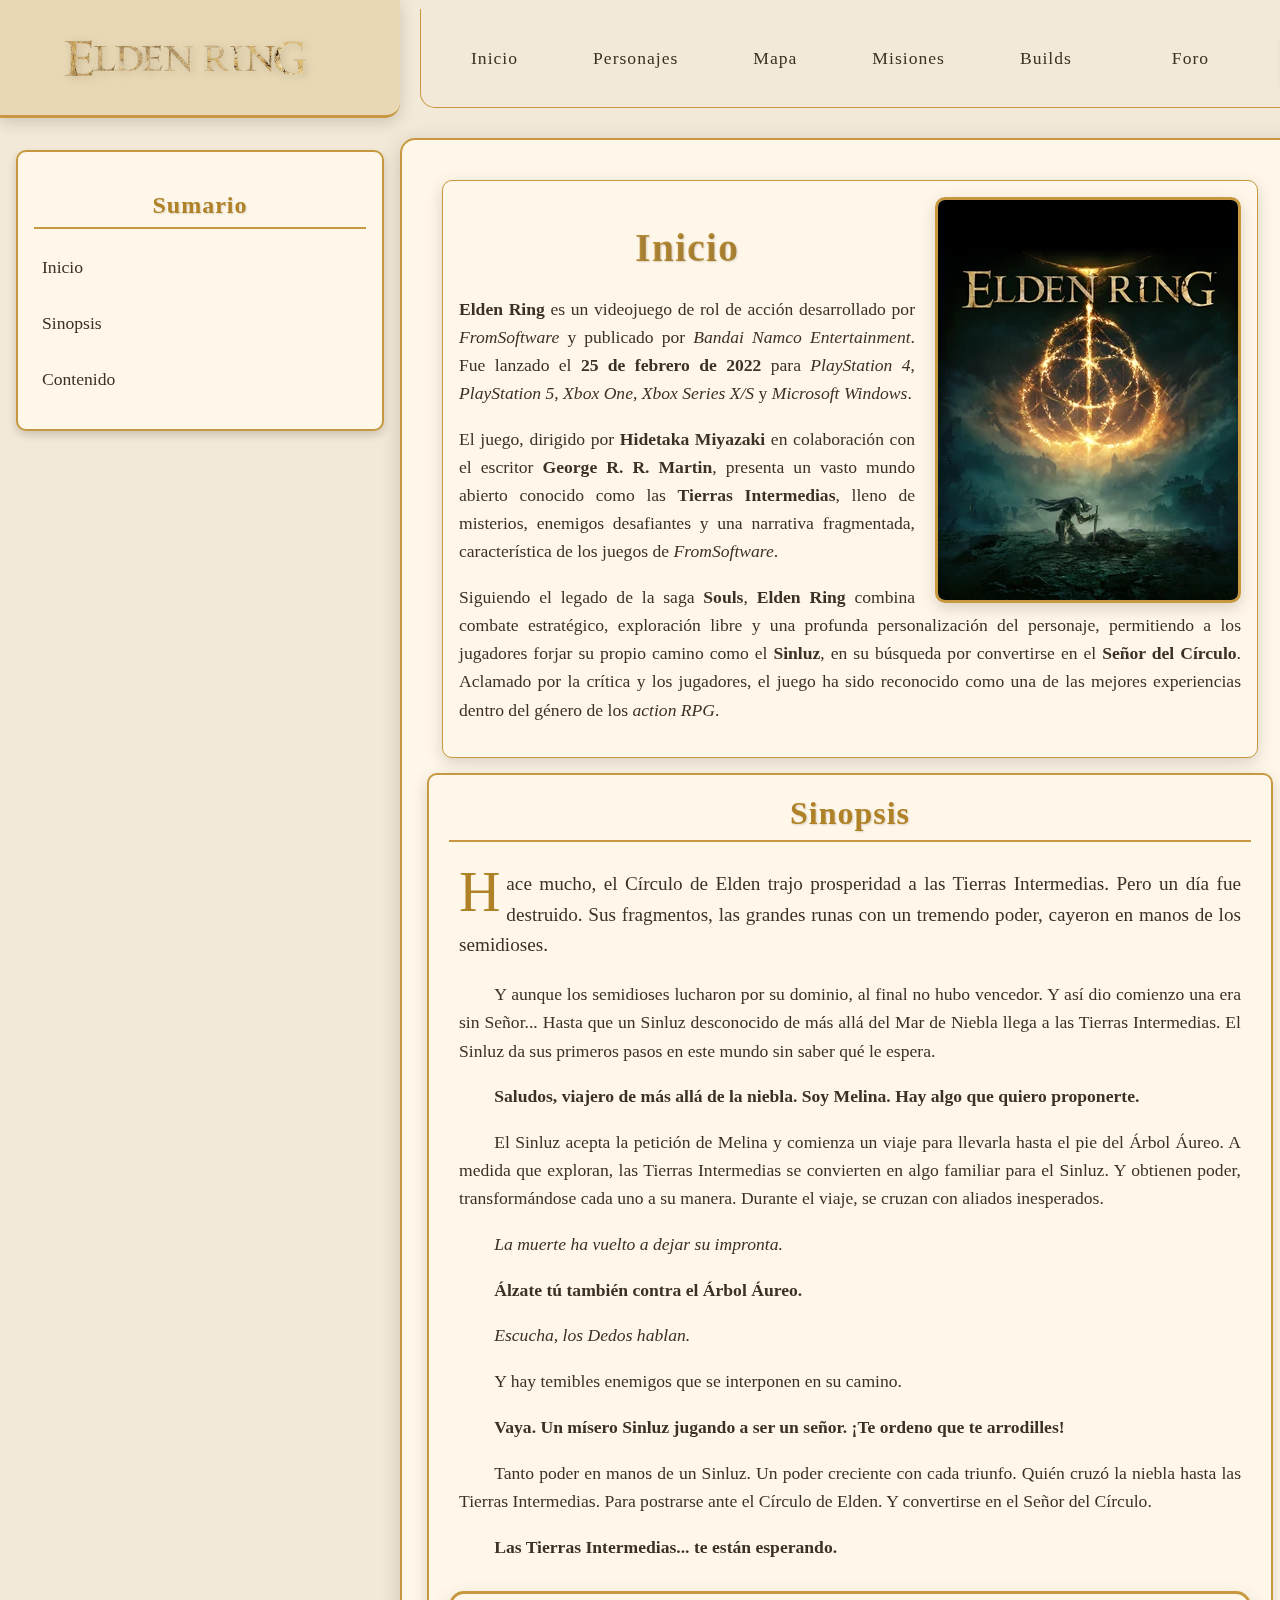
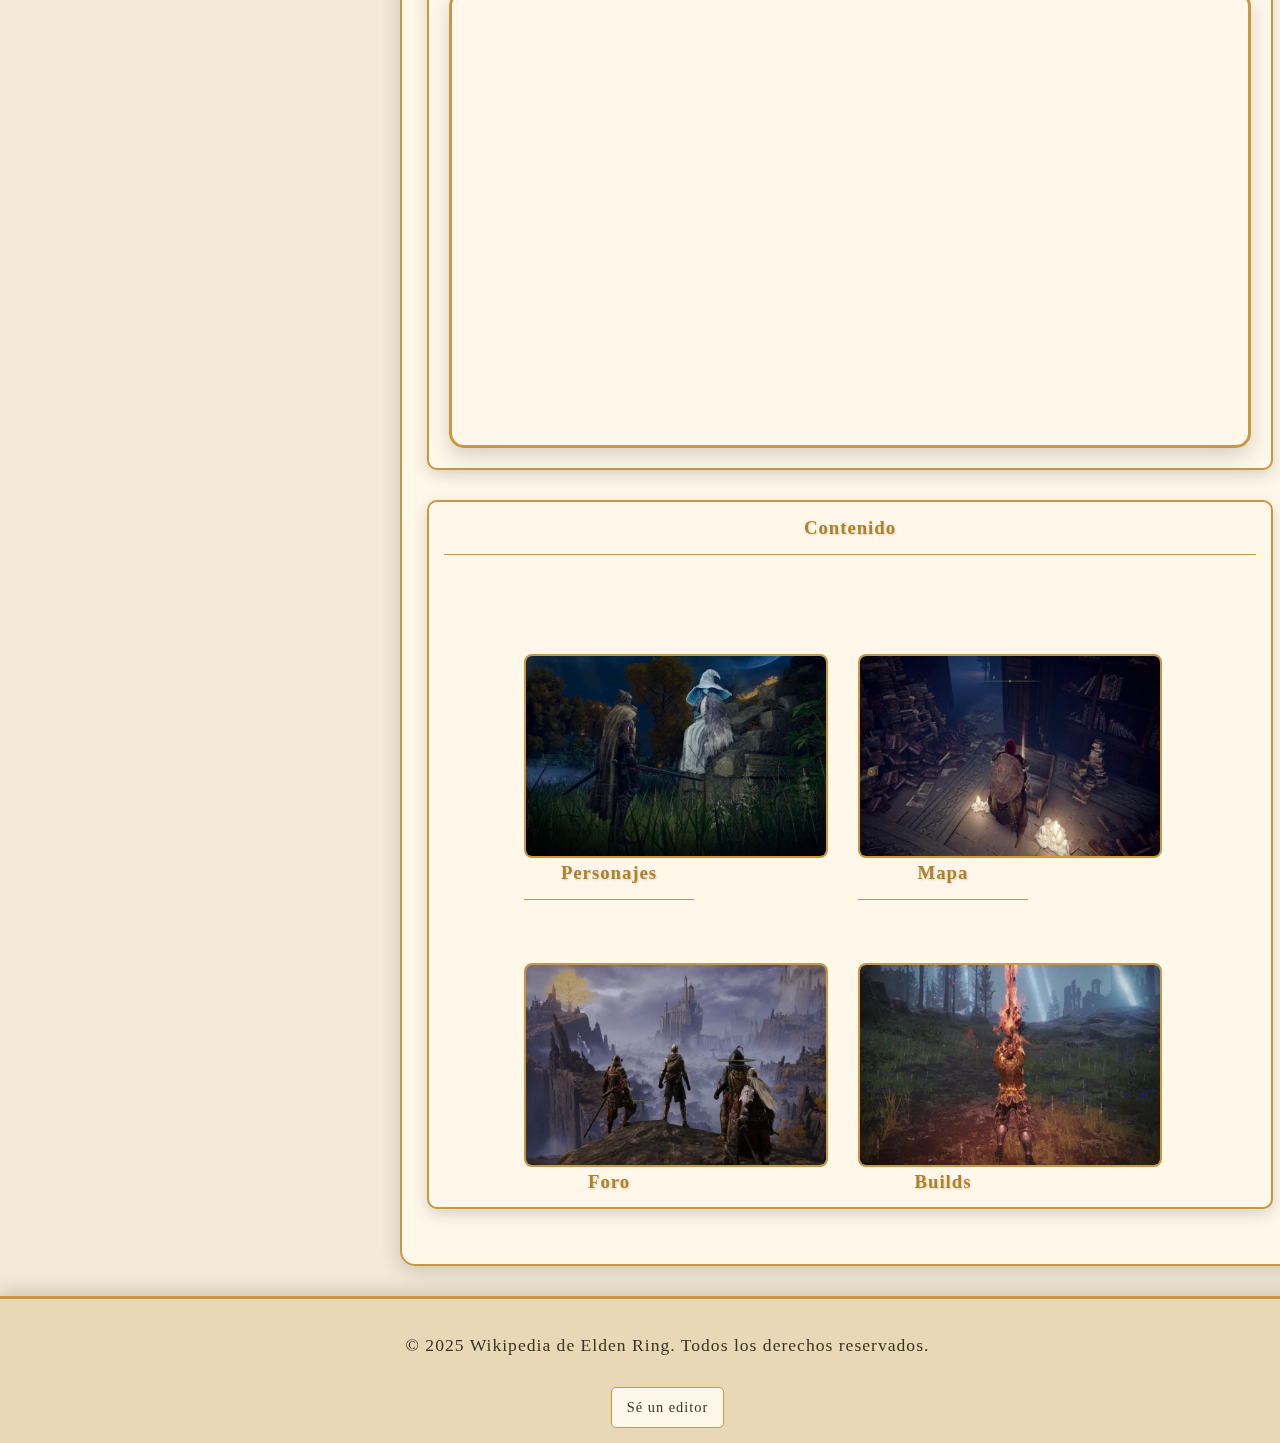
<file: html/index.html>
<!DOCTYPE html>
<html lang="es">
    <!-- Nicolás Felipe Padilla -->
    <head>
        <meta charset="UTF-8">
        <meta name="viewport" content="width=device-width, initial-scale=1.0">
        <title>Wikipedia - Elden Ring</title>
        <link rel="stylesheet" href="../css/inicio.css">
        <link rel="icon" href="../img/index/icono.ico">
    </head>
    <body>
        <!-- Encabezado de la página -->
        <header>
            <img id="logo" src="../img/index/logo1.png" alt="Logo de Elden Ring">
        </header>

        <!-- Menú de navegación -->
        <nav id="menu">
            <ul class="menu">
                <li><a href="#">Inicio</a></li>
                <li>
                    Personajes
                    <ul class="submenu">
                        <li><a href="./personajes/Ranni, La Bruja.html">Ranni, La Bruja</a></li>
                        <li><a href="./personajes/Radahn, Azote de las Estrellas.html">Radahn, Azote de las Estrellas</a></li>
                        <li><a href="./personajes/Alexander, Puño de hierro.html">Alexander, Puño de Hierro</a></li>
                    </ul>
                </li>
                <li><a href="./mapa.html">Mapa</a></li>
                <li>
                    Misiones
                    <ul class="submenu">
                        <li><a href="./misiones/principales.html">Principales</a></li>
                        <li><a href="./misiones/secundarias.html">Secundarias</a></li>
                    </ul>
                </li>
                <li><a href="./builds.html">Builds</a></li>
                <li><a href="https://www.reddit.com/r/Eldenring/">Foro</a></li>
                <li>
                    <div id="modo-oscuro">
                        <button id="toggle-modo" aria-label="Cambiar a modo oscuro">🌙 Modo Oscuro</button>
                    </div>
                </li>
            </ul>
        </nav>

        <!-- Sección del timeline de Twitter -->
        <aside class="right">
            <a class="twitter-timeline" data-theme="light" href="https://twitter.com/ELDENRING">Tweets by ELDEN RING</a>
        </aside>

        <!-- Sumario -->
        <aside class="left">
            <div class="sumario">
                <h3>Sumario</h3>
                <ul>
                    <li><a href="#inicio">Inicio</a></li>
                    <li><a href="#sinopsis">Sinopsis</a></li>
                    <li><a href="#contenido">Contenido</a></li>
                </ul>
            </div>
        </aside>

        <!-- Contenido principal -->
        <main>
            <!-- Contenedor del contenido principal -->
            <div id="contenedor">
                <section id="contenido">
                    <div class="inicio">
                        <img class = "derechaIMG" src="../img/index/Elden_Ring_Portada.webp" alt="Portada">
                        <h1 id="inicio">Inicio</h1>
                        <p><strong>Elden Ring</strong> es un videojuego de rol de acción desarrollado por <em>FromSoftware</em> y publicado por <em>Bandai Namco Entertainment</em>. Fue lanzado el <strong>25 de febrero de 2022</strong> para <em>PlayStation 4</em>, <em>PlayStation 5</em>, <em>Xbox One</em>, <em>Xbox Series X/S</em> y <em>Microsoft Windows</em>.</p>
                        <p>El juego, dirigido por <strong>Hidetaka Miyazaki</strong> en colaboración con el escritor <strong>George R. R. Martin</strong>, presenta un vasto mundo abierto conocido como las <strong>Tierras Intermedias</strong>, lleno de misterios, enemigos desafiantes y una narrativa fragmentada, característica de los juegos de <em>FromSoftware</em>.</p>
                        <p>Siguiendo el legado de la saga <strong>Souls</strong>, <strong>Elden Ring</strong> combina combate estratégico, exploración libre y una profunda personalización del personaje, permitiendo a los jugadores forjar su propio camino como el <strong>Sinluz</strong>, en su búsqueda por convertirse en el <strong>Señor del Círculo</strong>. Aclamado por la crítica y los jugadores, el juego ha sido reconocido como una de las mejores experiencias dentro del género de los <em>action RPG</em>.</p>
                    </div>

                    <!-- Sección de sinopsis -->
                    <article class="content-section">
                        <h2 id="sinopsis">Sinopsis</h2>
                        <p>Hace mucho, el Círculo de Elden trajo prosperidad a las Tierras Intermedias. Pero un día fue destruido. Sus fragmentos, las grandes runas con un tremendo poder, cayeron en manos de los semidioses.</p>

                        <p>Y aunque los semidioses lucharon por su dominio, al final no hubo vencedor. Y así dio comienzo una era sin Señor... Hasta que un Sinluz desconocido de más allá del Mar de Niebla llega a las Tierras Intermedias. El Sinluz da sus primeros pasos en este mundo sin saber qué le espera.</p>
                    
                        <p><strong>Saludos, viajero de más allá de la niebla. Soy Melina. Hay algo que quiero proponerte.</strong></p>
                    
                        <p>El Sinluz acepta la petición de Melina y comienza un viaje para llevarla hasta el pie del Árbol Áureo. A medida que exploran, las Tierras Intermedias se convierten en algo familiar para el Sinluz. Y obtienen poder, transformándose cada uno a su manera. Durante el viaje, se cruzan con aliados inesperados.</p>
                    
                        <p><em>La muerte ha vuelto a dejar su impronta.</em></p>
                        <p><strong>Álzate tú también contra el Árbol Áureo.</strong></p>
                        <p><em>Escucha, los Dedos hablan.</em></p>
                    
                        <p>Y hay temibles enemigos que se interponen en su camino.</p>
                    
                        <p><strong>Vaya. Un mísero Sinluz jugando a ser un señor. ¡Te ordeno que te arrodilles!</strong></p>
                    
                        <p>Tanto poder en manos de un Sinluz. Un poder creciente con cada triunfo. Quién cruzó la niebla hasta las Tierras Intermedias. Para postrarse ante el Círculo de Elden. Y convertirse en el Señor del Círculo.</p>
                    
                        <p><strong>Las Tierras Intermedias... te están esperando.</strong></p>
                        <div class="video-container">
                            <iframe src="https://www.youtube.com/embed/e8wHJsFEKAM" frameborder="0" allow="accelerometer; autoplay; clipboard-write; encrypted-media; gyroscope; picture-in-picture" allowfullscreen></iframe>
                        </div>
                    </article>

                    <!-- Sección de personajes -->
                    <article class="content-section2">
                        <div class="caja">
                            <h3 id="contenido">Contenido</h3>
                            <div class="cajaGenerica">
                                <a href="../html/personajes/personajes.html"><img src="../img/index/personajes.jpeg" alt="Personajes"></a>
                                <h3>Personajes</h3>
                            </div>
                            <div class="cajaGenerica">
                                <a href="../html/mapa.html"><img src="../img/index/mapaCONT.jpg" alt="Mapa"></a>
                                <h3>Mapa</h3>
                            </div>
                            <div class="cajaGenerica">
                                <a href="https://www.reddit.com/r/Eldenring/"><img src="../img/index/foro.jpg" alt="Foro"></a>
                                <h3>Foro</h3>
                            </div>
                            <div class="cajaGenerica">
                                <a href="#"><img src="../img/index/builds.jpg" alt="Personajes"></a>
                                <h3>Builds</h3>
                            </div>
                        </div>
                    </article>
                </section>
            </div>
        </main>

        <!-- Pie de página -->
        <footer>
            <p>&copy; 2025 Wikipedia de Elden Ring. Todos los derechos reservados.</p>
            <a id="editor" href="./editor.html"><p>Sé un editor</p></a>
        </footer>

        <!-- Scripts -->
        <script async src="https://platform.twitter.com/widgets.js" charset="utf-8"></script>
        <script src="../js/script.js"></script>
    </body>
</html>
</file>
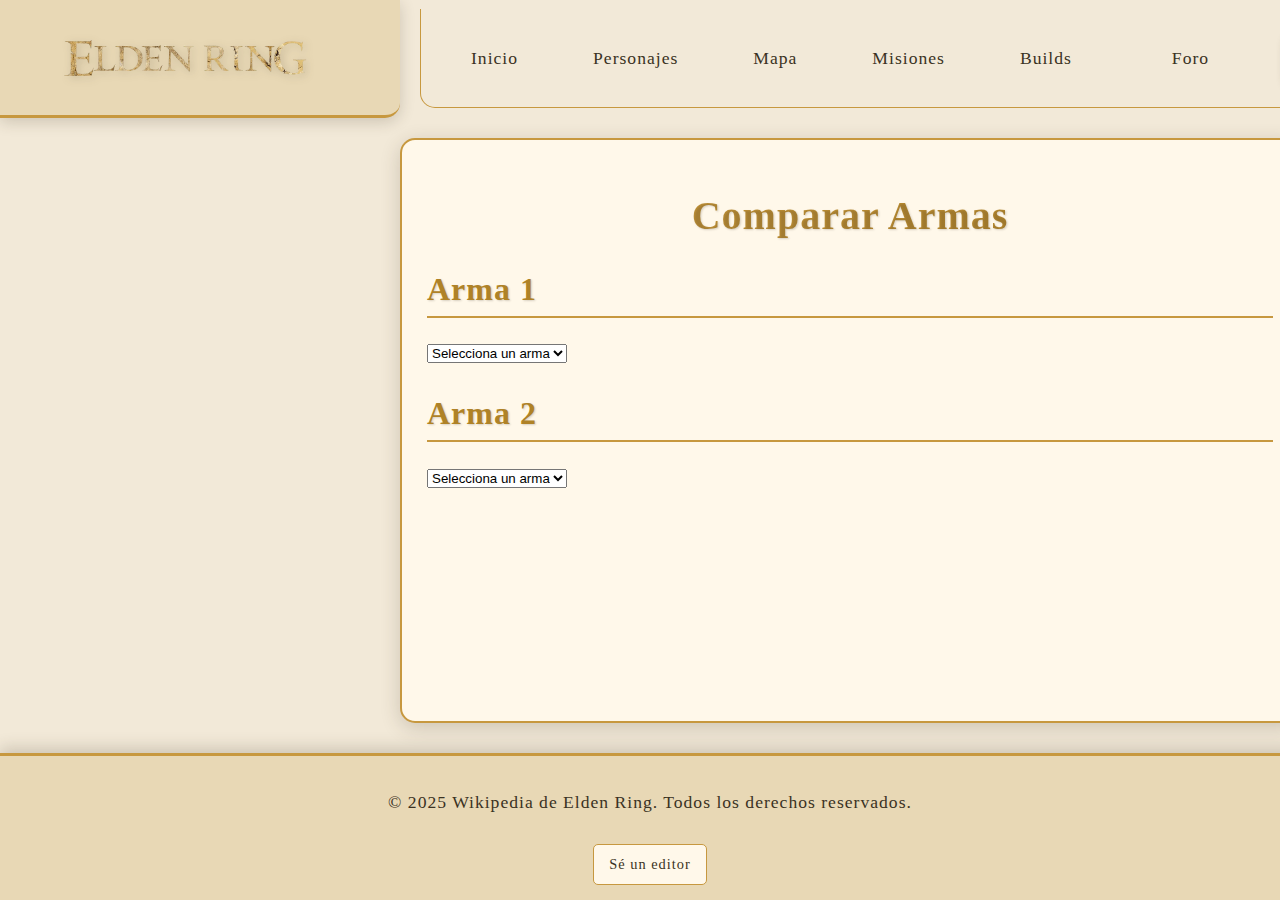
<file: html/builds.html>
<!DOCTYPE html>
<html lang="es">
    <!-- Nicolás Felipe Padilla -->
<head>
    <meta charset="UTF-8">
    <meta name="viewport" content="width=device-width, initial-scale=1.0">
    <title>Comparar Armas - Elden Ring</title>
    <link rel="stylesheet" href="../css/inicio.css">
    <link rel="icon" href="../img/index/icono.ico">
</head>
<body>
    <!-- Encabezado de la página -->
    <header>
        <img id="logo" src="../img/index/logo1.png" alt="Logo de Elden Ring">
    </header>

    <!-- Menú de navegación -->
    <nav id="menu">
        <ul class="menu">
            <li><a href="../index.html">Inicio</a></li>
            <li>
                Personajes
                <ul class="submenu">
                    <li><a href="../html/personajes/Ranni, La Bruja.html">Ranni, La Bruja</a></li>
                    <li><a href="../html/personajes/Radahn, Azote de las Estrellas.html">Radahn, Azote de las Estrellas</a></li>
                    <li><a href="../html/personajes/Alexander, Puño de hierro.html">Alexander, Puño de Hierro</a></li>
                </ul>
            </li>
            <li><a href="../html/mapa.html">Mapa</a></li>
            <li>
                Misiones
                <ul class="submenu">
                    <li><a href="./misiones/principales.html">Principales</a></li>
                    <li><a href="./misiones/secundarias.html">Secundarias</a></li>
                </ul>
            </li>
            <li><a href="../html/builds.html">Builds</a></li>
            <li><a href="https://www.reddit.com/r/Eldenring/">Foro</a></li>
            <li>
                <div id="modo-oscuro">
                    <button id="toggle-modo" aria-label="Cambiar a modo oscuro">🌙 Modo Oscuro</button>
                </div>
            </li>
        </ul>
    </nav>

    <!-- Contenido principal -->
    <main>
        <div id="contenedor">
            <section id="contenido">
                <h1>Comparar Armas</h1>
                <div id="comparador-armas">
                    <div id="arma1" class="arma-selector">
                        <h2>Arma 1</h2>
                        <select id="select-arma1">
                            <option value="">Selecciona un arma</option>
                        </select>
                        <div id="info-arma1" class="info-arma"></div>
                    </div>
                    <div id="arma2" class="arma-selector">
                        <h2>Arma 2</h2>
                        <select id="select-arma2">
                            <option value="">Selecciona un arma</option>
                        </select>
                        <div id="info-arma2" class="info-arma"></div>
                    </div>
                </div>
            </section>
        </div>
    </main>

    <!-- Pie de página -->
    <footer>
        <p>&copy; 2025 Wikipedia de Elden Ring. Todos los derechos reservados.</p>
        <a id="editor" href="../html/editor.html"><p>Sé un editor</p></a>
    </footer>

    <!-- Scripts -->
    <script src="../js/script.js"></script>
</body>
</html>
</file>
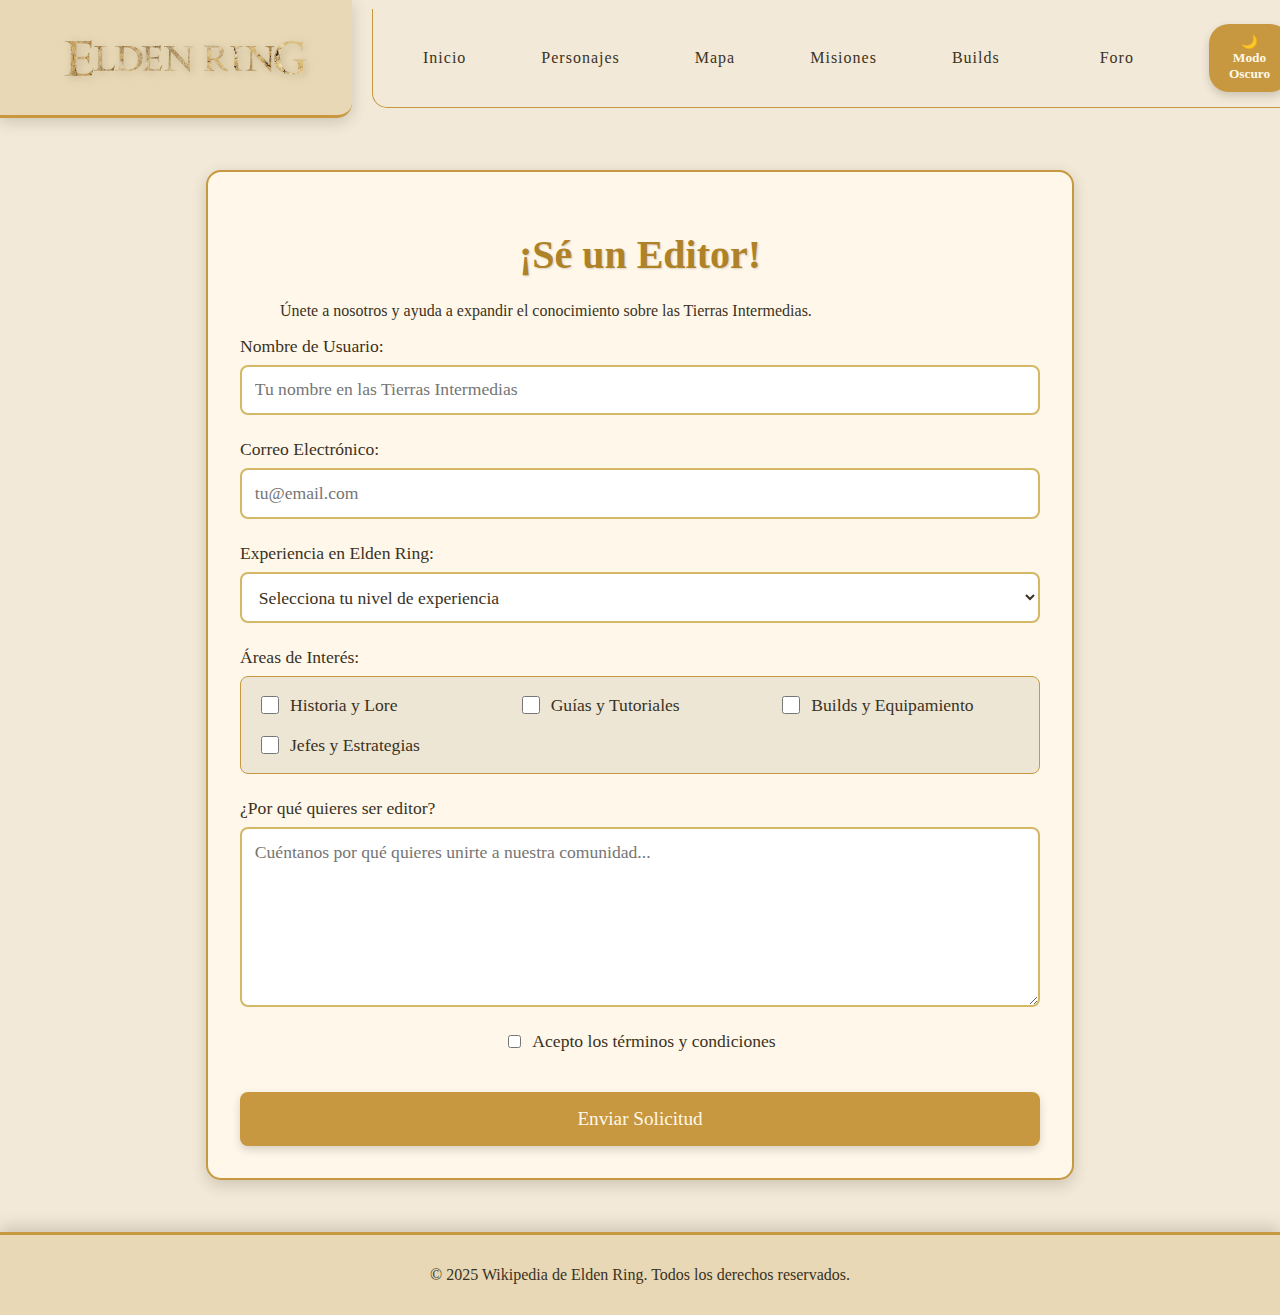
<file: html/editor.html>
<!DOCTYPE html>
<html lang="es">
    <!-- Nicolás Felipe Padilla -->
    <head>
        <meta charset="UTF-8">
        <meta name="viewport" content="width=device-width, initial-scale=1.0">
        <title>Wikipedia - Elden Ring - ¡Sé un Editor!</title>
        <link rel="stylesheet" href="../css/editor.css">
        <link rel="icon" href="../img/index/icono.ico">
    </head>
    <body>
        <!-- Encabezado de la página -->
        <header>
            <img id="logo" src="../img/index/logo1.png" alt="Logo de Elden Ring">
        </header>

        <!-- Menú de navegación -->
        <nav id="menu">
            <ul class="menu">
                <li><a href="index.html">Inicio</a></li>
                <li>
                    Personajes
                    <ul class="submenu">
                        <li><a href="./personajes/Ranni, La Bruja.html">Ranni, La Bruja</a></li>
                        <li><a href="./personajes/Radahn, Azote de las Estrellas.html">Radahn, Azote de las Estrellas</a></li>
                        <li><a href="./personajes/Alexander, Puño de hierro.html">Alexander, Puño de Hierro</a></li>
                    </ul>
                </li>
                <li><a href="./mapa.html">Mapa</a></li>
                <li>
                    Misiones
                    <ul class="submenu">
                        <li><a href="./misiones/principales.html">Principales</a></li>
                        <li><a href="./misiones/secundarias.html">Secundarias</a></li>
                    </ul>
                </li>
                <li><a href="./builds.html">Builds</a></li>
                <li><a href="https://www.reddit.com/r/Eldenring/">Foro</a></li>
                <li>
                    <div id="modo-oscuro">
                        <button id="toggle-modo" aria-label="Cambiar a modo oscuro">🌙 Modo Oscuro</button>
                    </div>
                </li>
            </ul>
        </nav>

        <!-- Contenido principal -->
        <main>
            <section class="form-section">
                <h1>¡Sé un Editor!</h1>
                <blockquote>
                    Únete a nosotros y ayuda a expandir el conocimiento sobre las Tierras Intermedias.
                </blockquote>
                
                <form class="editor-form" action="#" method="POST">
                    <div class="form-group">
                        <label for="nombre">Nombre de Usuario:</label>
                        <input type="text" id="nombre" name="nombre" required placeholder="Tu nombre en las Tierras Intermedias">
                    </div>

                    <div class="form-group">
                        <label for="email">Correo Electrónico:</label>
                        <input type="email" id="email" name="email" required placeholder="tu@email.com">
                    </div>

                    <div class="form-group">
                        <label for="experiencia">Experiencia en Elden Ring:</label>
                        <select id="experiencia" name="experiencia" required>
                            <option value="">Selecciona tu nivel de experiencia</option>
                            <option value="novato">Novato (0-50 horas)</option>
                            <option value="intermedio">Intermedio (51-200 horas)</option>
                            <option value="experto">Experto (201-500 horas)</option>
                            <option value="veterano">Veterano (500+ horas)</option>
                        </select>
                    </div>

                    <div class="form-group">
                        <label for="areas">Áreas de Interés:</label>
                        <div class="checkbox-group">
                            <label>
                                <input type="checkbox" name="areas" value="lore"> Historia y Lore
                            </label>
                            <label>
                                <input type="checkbox" name="areas" value="guias"> Guías y Tutoriales
                            </label>
                            <label>
                                <input type="checkbox" name="areas" value="builds"> Builds y Equipamiento
                            </label>
                            <label>
                                <input type="checkbox" name="areas" value="jefes"> Jefes y Estrategias
                            </label>
                        </div>
                    </div>

                    <div class="form-group">
                        <label for="motivacion">¿Por qué quieres ser editor?</label>
                        <textarea id="motivacion" name="motivacion" required placeholder="Cuéntanos por qué quieres unirte a nuestra comunidad..."></textarea>
                    </div>

                    <div class="form-group terms">
                        <label>
                            <input type="checkbox" name="terminos" required>
                            Acepto los términos y condiciones
                        </label>
                    </div>

                    <button type="submit" class="submit-btn">Enviar Solicitud</button>
                </form>
            </section>
        </main>

        <!-- Pie de página -->
        <footer>
            <p>&copy; 2025 Wikipedia de Elden Ring. Todos los derechos reservados.</p>
        </footer>

        <!-- Scripts -->
        <script src="../js/script.js"></script>
    </body>
</html>
</file>
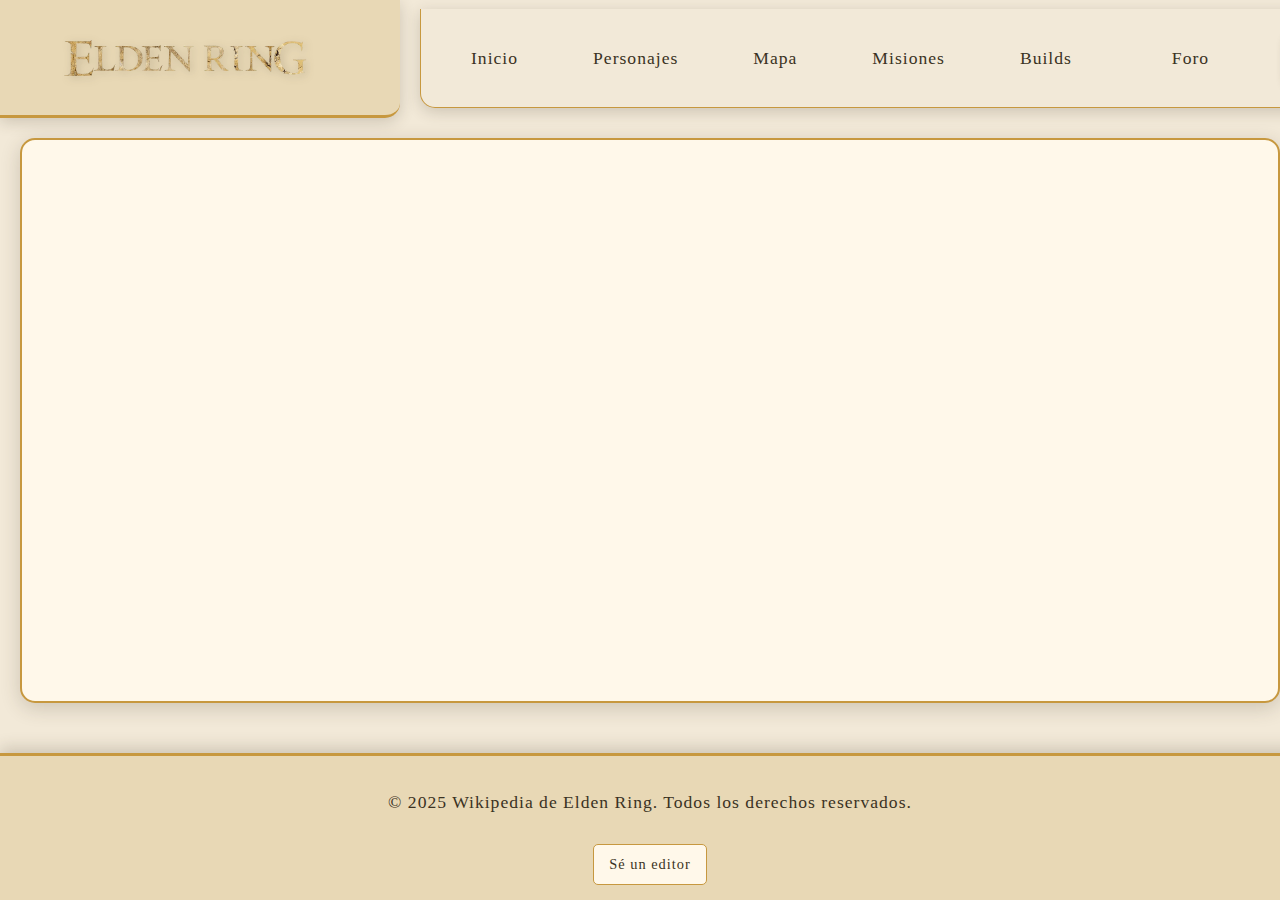
<file: html/mapa.html>
<!DOCTYPE html>
<html lang="es">
    <!-- Nicolás Felipe Padilla -->
    <head>
        <meta charset="UTF-8">
        <meta name="viewport" content="width=device-width, initial-scale=1.0">
        <title>Mapa Interactivo - Elden Ring</title>
        <link rel="stylesheet" href="../css/mapa.css">
        <link rel="icon" href="../img/index/icono.ico">
    </head>
    <body>
        <!-- Encabezado de la página -->
        <header>
            <img id="logo" src="../img/index/logo1.png" alt="Logo de Elden Ring">
        </header>

        <!-- Menú de navegación -->
        <nav id="menu">
            <ul class="menu">
                <li><a href="./index.html">Inicio</a></li>
                <li>
                    Personajes
                    <ul class="submenu">
                        <li><a href="./personajes/Ranni, La Bruja.html">Ranni, La Bruja</a></li>
                        <li><a href="./personajes/Radahn, Azote de las Estrellas.html">Radahn, Azote de las Estrellas</a></li>
                        <li><a href="./personajes/Alexander, Puño de hierro.html">Alexander, Puño de Hierro</a></li>
                    </ul>
                </li>
                <li><a href="#">Mapa</a></li>
                <li>
                    Misiones
                    <ul class="submenu">
                        <li><a href="./misiones/principales.html">Principales</a></li>
                        <li><a href="./misiones/secundarias.html">Secundarias</a></li>
                    </ul>
                </li>
                <li><a href="./builds.html">Builds</a></li>
                <li><a href="https://www.reddit.com/r/Eldenring/">Foro</a></li>
                <li>
                    <div id="modo-oscuro">
                        <button id="toggle-modo" aria-label="Cambiar a modo oscuro">🌙 Modo Oscuro</button>
                    </div>
                </li>
            </ul>
        </nav>

        <!-- Contenedor del contenido principal -->
        <main>
            <div id="contenedor">
                <!-- Mapa interactivo de Elden Ring -->
                <iframe src="https://mapgenie.io/elden-ring/maps/the-lands-between" width="100%" height="100%" frameborder="0" style="border: none;"></iframe>
            </div>
        </main>

        <!-- Pie de página -->
        <footer>
            <p>&copy; 2025 Wikipedia de Elden Ring. Todos los derechos reservados. </p>
            <a id="editor" href="./editor.html"><p>Sé un editor</p></a>
        </footer>

        <!-- Scripts -->
        <script async src="https://platform.twitter.com/widgets.js" charset="utf-8"></script>
        <script src="../js/script.js"></script>
    </body>
</html>
</file>
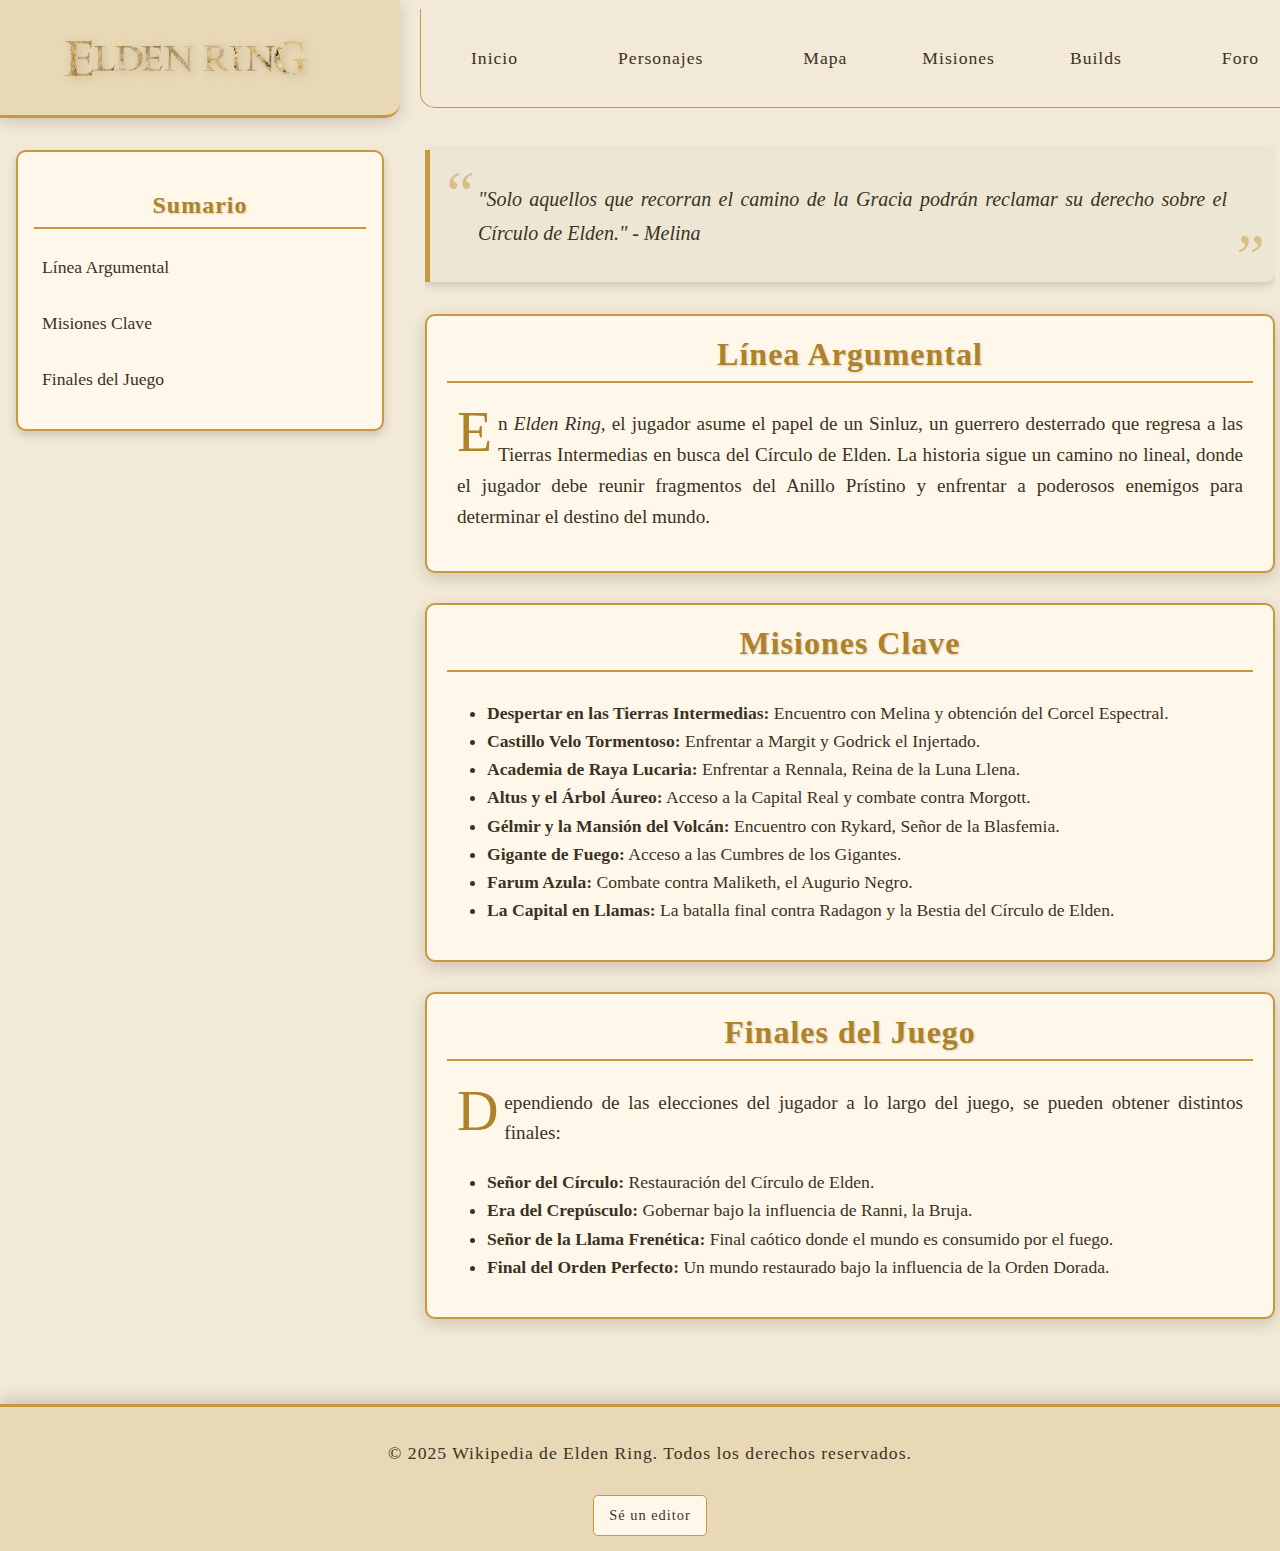
<file: html/misiones/principales.html>
<!DOCTYPE html>
<html lang="es">
    <!-- Nicolás Felipe Padilla -->

<head>
    <meta charset="UTF-8">
    <meta name="viewport" content="width=device-width, initial-scale=1.0">
    <title>Wikipedia - Misiones Principales</title>
    <link rel="stylesheet" href="../../css/personajes.css">
    <link rel="icon" href="../../img/index/icono.ico">
</head>

<body>
    <!-- Encabezado de la página -->
    <header>
        <img id="logo" src="../../img/index/logo1.png" alt="Logo de Elden Ring">
    </header>

    <!-- Menú de navegación -->
    <nav id="menu">
        <ul class="menu">
            <li><a href="../index.html">Inicio</a></li>
            <li><a href="../personajes/personajes.html">Personajes</a></li>
            <li><a href="../mapa.html">Mapa</a></li>
            <li>
                Misiones
                <ul class="submenu">
                    <li><a href="#">Principales</a></li>
                    <li><a href="./secundarias.html">Secundarias</a></li>
                </ul>
            </li>
            <li><a href="../builds.html">Builds</a></li>
            <li><a href="https://www.reddit.com/r/Eldenring/">Foro</a></li>
            <li>
                <div id="modo-oscuro">
                    <button id="toggle-modo" aria-label="Cambiar a modo oscuro">🌙 Modo Oscuro</button>
                </div>
            </li>
        </ul>
    </nav>

    <!-- Sumario -->
    <aside class="left">
        <div class="sumario">
            <h3>Sumario</h3>
            <ul>
                <li><a href="#linea-argumental">Línea Argumental</a></li>
                <li><a href="#misiones-clave">Misiones Clave</a></li>
                <li><a href="#finales">Finales del Juego</a></li>
            </ul>
        </div>
    </aside>

    <!-- Contenido principal -->
    <main>
        <div id="contenedor">
            <section id="contenido">
                <!-- Frase destacada -->
                <div class="inicio">
                    <blockquote>
                        "Solo aquellos que recorran el camino de la Gracia podrán reclamar su derecho sobre el Círculo de Elden."
                        - Melina
                    </blockquote>
                </div>

                <!-- Línea Argumental -->
                <article class="content-section">
                    <h2 id="linea-argumental">Línea Argumental</h2>
                    <p>En <em>Elden Ring</em>, el jugador asume el papel de un Sinluz, un guerrero desterrado que regresa a las Tierras Intermedias en busca del Círculo de Elden. La historia sigue un camino no lineal, donde el jugador debe reunir fragmentos del Anillo Prístino y enfrentar a poderosos enemigos para determinar el destino del mundo.</p>
                </article>

                <!-- Misiones Clave -->
                <article class="content-section">
                    <h2 id="misiones-clave">Misiones Clave</h2>
                    <ul>
                        <li><strong>Despertar en las Tierras Intermedias:</strong> Encuentro con Melina y obtención del Corcel Espectral.</li>
                        <li><strong>Castillo Velo Tormentoso:</strong> Enfrentar a Margit y Godrick el Injertado.</li>
                        <li><strong>Academia de Raya Lucaria:</strong> Enfrentar a Rennala, Reina de la Luna Llena.</li>
                        <li><strong>Altus y el Árbol Áureo:</strong> Acceso a la Capital Real y combate contra Morgott.</li>
                        <li><strong>Gélmir y la Mansión del Volcán:</strong> Encuentro con Rykard, Señor de la Blasfemia.</li>
                        <li><strong>Gigante de Fuego:</strong> Acceso a las Cumbres de los Gigantes.</li>
                        <li><strong>Farum Azula:</strong> Combate contra Maliketh, el Augurio Negro.</li>
                        <li><strong>La Capital en Llamas:</strong> La batalla final contra Radagon y la Bestia del Círculo de Elden.</li>
                    </ul>
                </article>

                <!-- Finales del Juego -->
                <article class="content-section">
                    <h2 id="finales">Finales del Juego</h2>
                    <p>Dependiendo de las elecciones del jugador a lo largo del juego, se pueden obtener distintos finales:</p>
                    <ul>
                        <li><strong>Señor del Círculo:</strong> Restauración del Círculo de Elden.</li>
                        <li><strong>Era del Crepúsculo:</strong> Gobernar bajo la influencia de Ranni, la Bruja.</li>
                        <li><strong>Señor de la Llama Frenética:</strong> Final caótico donde el mundo es consumido por el fuego.</li>
                        <li><strong>Final del Orden Perfecto:</strong> Un mundo restaurado bajo la influencia de la Orden Dorada.</li>
                    </ul>
                </article>
            </section>
        </div>
    </main>

    <!-- Pie de página -->
    <footer>
        <p>&copy; 2025 Wikipedia de Elden Ring. Todos los derechos reservados.</p>
        <a id="editor" href="../../html/editor.html"><p>Sé un editor</p></a>
    </footer>

    <script src="../../js/script.js"></script>
</body>

</html>
</file>
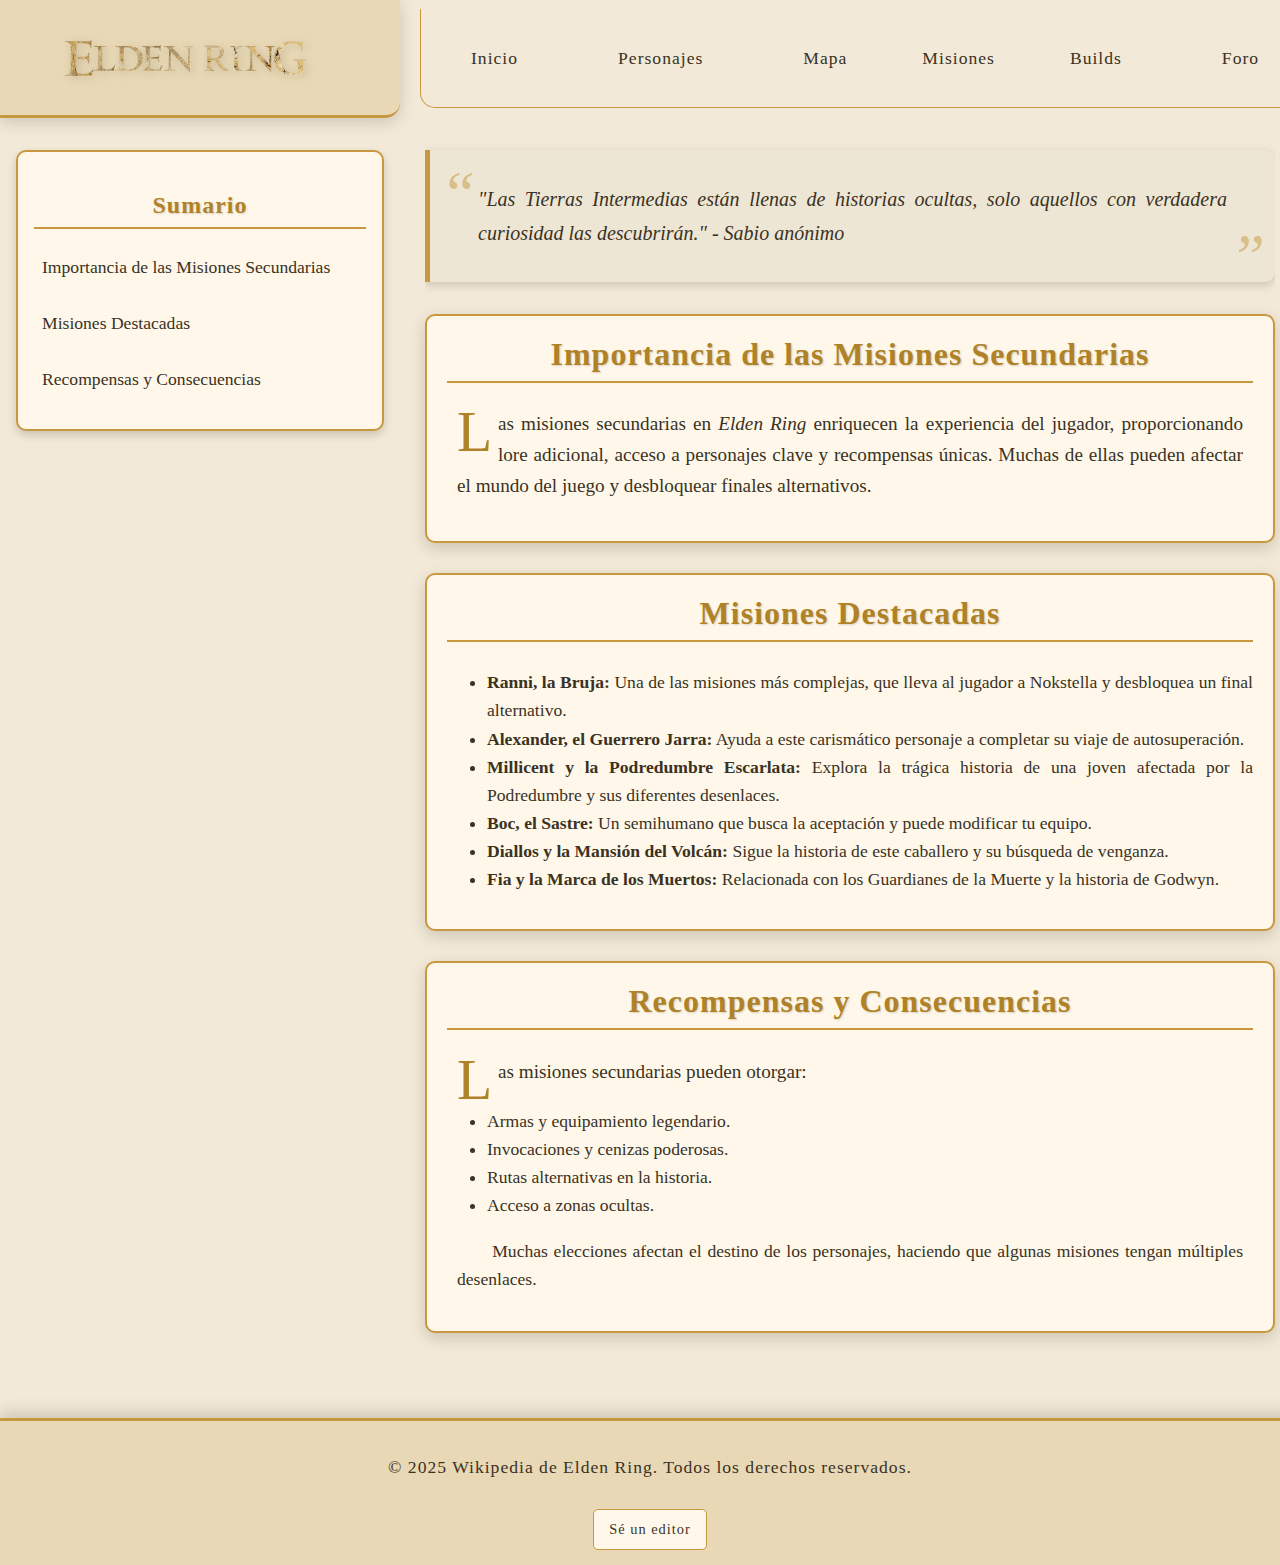
<file: html/misiones/secundarias.html>
<!DOCTYPE html>
<html lang="es">
    <!-- Nicolás Felipe Padilla -->

<head>
    <meta charset="UTF-8">
    <meta name="viewport" content="width=device-width, initial-scale=1.0">
    <title>Wikipedia - Misiones Secundarias</title>
    <link rel="stylesheet" href="../../css/personajes.css">
    <link rel="icon" href="../../img/index/icono.ico">
</head>

<body>
    <!-- Encabezado de la página -->
    <header>
        <img id="logo" src="../../img/index/logo1.png" alt="Logo de Elden Ring">
    </header>

    <!-- Menú de navegación -->
    <nav id="menu">
        <ul class="menu">
            <li><a href="../index.html">Inicio</a></li>
            <li><a href="../personajes/personajes.html">Personajes</a></li>
            <li><a href="../mapa.html">Mapa</a></li>
            <li>
                Misiones
                <ul class="submenu">
                    <li><a href="misiones_principales.html">Principales</a></li>
                    <li><a href="#">Secundarias</a></li>
                </ul>
            </li>
            <li><a href="../builds.html">Builds</a></li>
            <li><a href="https://www.reddit.com/r/Eldenring/">Foro</a></li>
            <li>
                <div id="modo-oscuro">
                    <button id="toggle-modo" aria-label="Cambiar a modo oscuro">🌙 Modo Oscuro</button>
                </div>
            </li>
        </ul>
    </nav>

    <!-- Sumario -->
    <aside class="left">
        <div class="sumario">
            <h3>Sumario</h3>
            <ul>
                <li><a href="#importancia">Importancia de las Misiones Secundarias</a></li>
                <li><a href="#misiones-destacadas">Misiones Destacadas</a></li>
                <li><a href="#recompensas">Recompensas y Consecuencias</a></li>
            </ul>
        </div>
    </aside>

    <!-- Contenido principal -->
    <main>
        <div id="contenedor">
            <section id="contenido">
                <!-- Frase destacada -->
                <div class="inicio">
                    <blockquote>
                        "Las Tierras Intermedias están llenas de historias ocultas, solo aquellos con verdadera curiosidad las descubrirán."
                        - Sabio anónimo
                    </blockquote>
                </div>

                <!-- Importancia de las Misiones Secundarias -->
                <article class="content-section">
                    <h2 id="importancia">Importancia de las Misiones Secundarias</h2>
                    <p>Las misiones secundarias en <em>Elden Ring</em> enriquecen la experiencia del jugador, proporcionando lore adicional, acceso a personajes clave y recompensas únicas. Muchas de ellas pueden afectar el mundo del juego y desbloquear finales alternativos.</p>
                </article>

                <!-- Misiones Destacadas -->
                <article class="content-section">
                    <h2 id="misiones-destacadas">Misiones Destacadas</h2>
                    <ul>
                        <li><strong>Ranni, la Bruja:</strong> Una de las misiones más complejas, que lleva al jugador a Nokstella y desbloquea un final alternativo.</li>
                        <li><strong>Alexander, el Guerrero Jarra:</strong> Ayuda a este carismático personaje a completar su viaje de autosuperación.</li>
                        <li><strong>Millicent y la Podredumbre Escarlata:</strong> Explora la trágica historia de una joven afectada por la Podredumbre y sus diferentes desenlaces.</li>
                        <li><strong>Boc, el Sastre:</strong> Un semihumano que busca la aceptación y puede modificar tu equipo.</li>
                        <li><strong>Diallos y la Mansión del Volcán:</strong> Sigue la historia de este caballero y su búsqueda de venganza.</li>
                        <li><strong>Fia y la Marca de los Muertos:</strong> Relacionada con los Guardianes de la Muerte y la historia de Godwyn.</li>
                    </ul>
                </article>

                <!-- Recompensas y Consecuencias -->
                <article class="content-section">
                    <h2 id="recompensas">Recompensas y Consecuencias</h2>
                    <p>Las misiones secundarias pueden otorgar:</p>
                    <ul>
                        <li>Armas y equipamiento legendario.</li>
                        <li>Invocaciones y cenizas poderosas.</li>
                        <li>Rutas alternativas en la historia.</li>
                        <li>Acceso a zonas ocultas.</li>
                    </ul>
                    <p>Muchas elecciones afectan el destino de los personajes, haciendo que algunas misiones tengan múltiples desenlaces.</p>
                </article>
            </section>
        </div>
    </main>

    <!-- Pie de página -->
    <footer>
        <p>&copy; 2025 Wikipedia de Elden Ring. Todos los derechos reservados.</p>
        <a id="editor" href="../../html/editor.html"><p>Sé un editor</p></a>
    </footer>

    <script src="../../js/script.js"></script>
</body>

</html>
</file>
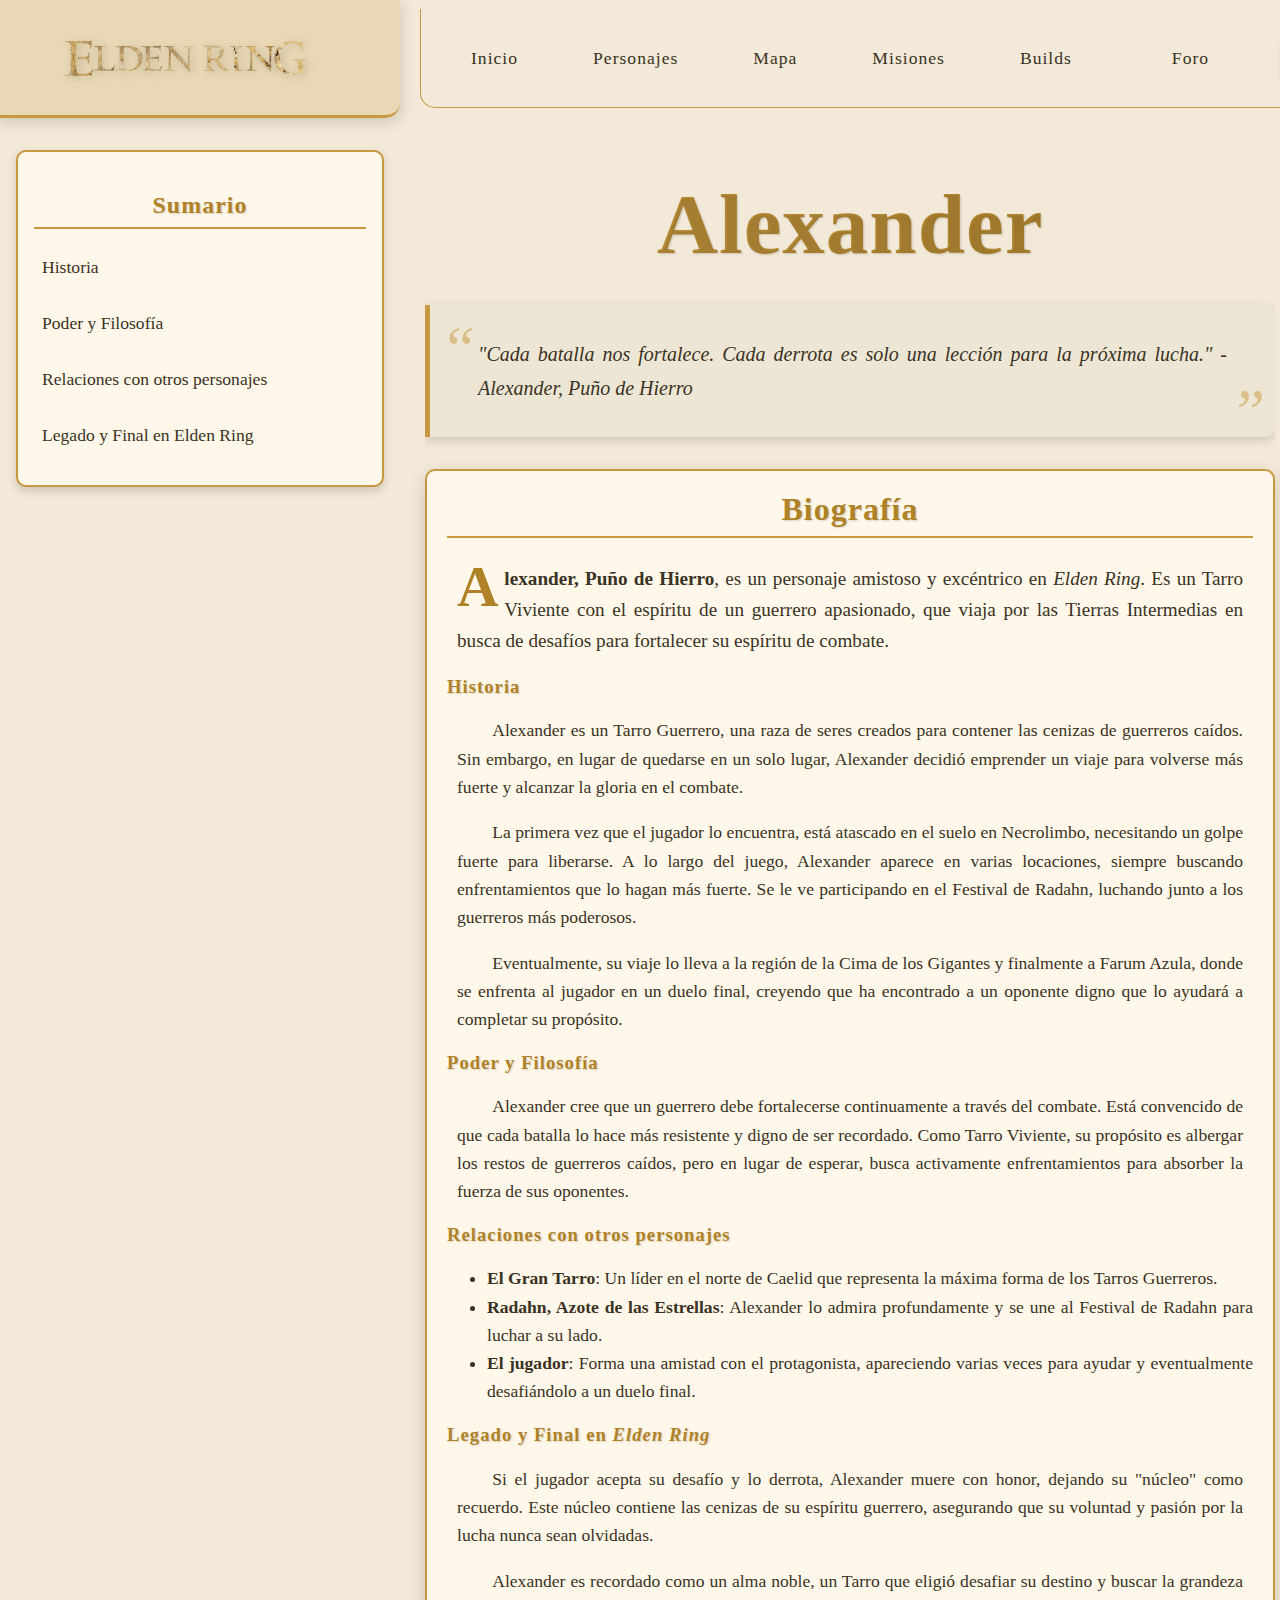
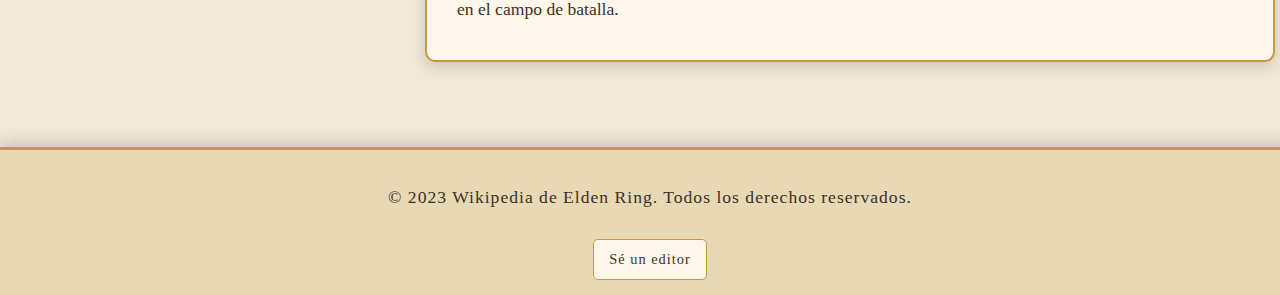
<file: html/personajes/Alexander, Puño de hierro.html>
<!DOCTYPE html>
<html lang="es">
<!-- Nicolás Felipe Padilla -->

<head>
    <meta charset="UTF-8">
    <meta name="viewport" content="width=device-width, initial-scale=1.0">
    <title>Wikipedia - Elden Ring</title>
    <link rel="stylesheet" href="../../css/personajes.css">
    <link rel="icon" href="../../img/index/icono.ico">
</head>

<body>
    <!-- Encabezado de la página -->
    <header>
        <img id="logo" src="../../img/index/logo1.png" alt="Logo de Elden Ring">
    </header>

    <!-- Menú de navegación -->
    <nav id="menu">
        <ul class="menu">
            <li><a href="../index.html">Inicio</a></li>
            <li>
                Personajes
                <ul class="submenu">
                    <li><a href="./Ranni, La Bruja.html">Ranni, La Bruja</a></li>
                    <li><a href="./Radahn, Azote de las Estrellas.html">Radahn, Azote de las Estrellas</a></li>
                    <li><a href="#">Alexander, Puño de Hierro</a></li>
                </ul>
            </li>
            <li><a href="../mapa.html">Mapa</a></li>
            <li>
                Misiones
                <ul class="submenu">
                    <li><a href="../misiones/principales.html">Principales</a></li>
                    <li><a href="../misiones/secundarias.html">Secundarias</a></li>
                </ul>
            </li>
            <li><a href="../builds.html">Builds</a></li>
            <li><a href="https://www.reddit.com/r/Eldenring/">Foro</a></li>
            <li>
                <div id="modo-oscuro">
                    <button id="toggle-modo" aria-label="Cambiar a modo oscuro">🌙 Modo Oscuro</button>
                </div>
            </li>
        </ul>
    </nav>

    <!-- Info general personaje -->
    <aside class="right">
        <div class="infobox">
            <table>
                <tr>
                    <th colspan="2" style="text-align:center;">Alexander, Puño de Hierro</th>
                </tr>
                <tr>
                    <td colspan="2" style="text-align:center;">
                        <img src="../../img/personajes/alexander/AlexanderINF.webp" alt="Alexander, Puño de Hierro" style="width:200px;">
                    </td>
                </tr>
                <tr>
                    <th>Nombre completo</th>
                    <td>Alexander, Puño de Hierro</td>
                </tr>
                <tr>
                    <th>Alias</th>
                    <td>El Gran Tarro Guerrero</td>
                </tr>
                <tr>
                    <th>Especie</th>
                    <td>Tarro Viviente</td>
                </tr>
                <tr>
                    <th>Afiliación</th>
                    <td>Guerreros Errantes</td>
                </tr>
                <tr>
                    <th>Ocupación</th>
                    <td>Guerrero Errante</td>
                </tr>
                <tr>
                    <th>Primera aparición</th>
                    <td>Elden Ring</td>
                </tr>
            </table>
        </div>
    </aside>

    <!-- Sumario -->
    <aside class="left">
        <div class="sumario">
            <h3>Sumario</h3>
            <ul>
                <li><a href="#historia">Historia</a></li>
                <li><a href="#objetivos">Poder y Filosofía</a></li>
                <li><a href="#relaciones">Relaciones con otros personajes</a></li>
                <li><a href="#legado">Legado y Final en Elden Ring</a></li>
            </ul>
        </div>
    </aside>

    <!-- Contenido principal -->
    <main>
        <div id="contenedor">
            <section id="contenido">
                <!-- Frase destacada -->
                <div class="inicio">
                    <h1>Alexander</h1>
                    <blockquote>
                        "Cada batalla nos fortalece. Cada derrota es solo una lección para la próxima lucha."
                        - Alexander, Puño de Hierro
                    </blockquote>
                </div>

                <!-- Biografía -->
                <article class="content-section">
                    <h2>Biografía</h2>

                    <p><strong>Alexander, Puño de Hierro</strong>, es un personaje amistoso y excéntrico en <em>Elden Ring</em>. Es un Tarro Viviente con el espíritu de un guerrero apasionado, que viaja por las Tierras Intermedias en busca de desafíos para fortalecer su espíritu de combate.</p>

                    <h3 id="historia">Historia</h3>

                    <p>Alexander es un Tarro Guerrero, una raza de seres creados para contener las cenizas de guerreros caídos. Sin embargo, en lugar de quedarse en un solo lugar, Alexander decidió emprender un viaje para volverse más fuerte y alcanzar la gloria en el combate.</p>

                    <p>La primera vez que el jugador lo encuentra, está atascado en el suelo en Necrolimbo, necesitando un golpe fuerte para liberarse. A lo largo del juego, Alexander aparece en varias locaciones, siempre buscando enfrentamientos que lo hagan más fuerte. Se le ve participando en el Festival de Radahn, luchando junto a los guerreros más poderosos.</p>

                    <p>Eventualmente, su viaje lo lleva a la región de la Cima de los Gigantes y finalmente a Farum Azula, donde se enfrenta al jugador en un duelo final, creyendo que ha encontrado a un oponente digno que lo ayudará a completar su propósito.</p>

                    <h3 id="objetivos">Poder y Filosofía</h3>

                    <p>Alexander cree que un guerrero debe fortalecerse continuamente a través del combate. Está convencido de que cada batalla lo hace más resistente y digno de ser recordado. Como Tarro Viviente, su propósito es albergar los restos de guerreros caídos, pero en lugar de esperar, busca activamente enfrentamientos para absorber la fuerza de sus oponentes.</p>

                    <h3 id="relaciones">Relaciones con otros personajes</h3>

                    <ul>
                        <li><strong>El Gran Tarro</strong>: Un líder en el norte de Caelid que representa la máxima forma de los Tarros Guerreros.</li>
                        <li><strong>Radahn, Azote de las Estrellas</strong>: Alexander lo admira profundamente y se une al Festival de Radahn para luchar a su lado.</li>
                        <li><strong>El jugador</strong>: Forma una amistad con el protagonista, apareciendo varias veces para ayudar y eventualmente desafiándolo a un duelo final.</li>
                    </ul>

                    <h3 id="legado">Legado y Final en <em>Elden Ring</em></h3>

                    <p>Si el jugador acepta su desafío y lo derrota, Alexander muere con honor, dejando su "núcleo" como recuerdo. Este núcleo contiene las cenizas de su espíritu guerrero, asegurando que su voluntad y pasión por la lucha nunca sean olvidadas.</p>

                    <p>Alexander es recordado como un alma noble, un Tarro que eligió desafiar su destino y buscar la grandeza en el campo de batalla.</p>
                </article>
            </section>
        </div>
    </main>

    <!-- Pie de página -->
    <footer>
        <p>&copy; 2023 Wikipedia de Elden Ring. Todos los derechos reservados.</p>
        <a id="editor" href="./editor.html"><p>Sé un editor</p></a>
    </footer>

    <!-- Scripts -->
    <script src="../../js/script.js"></script>
</body>

</html>
</file>
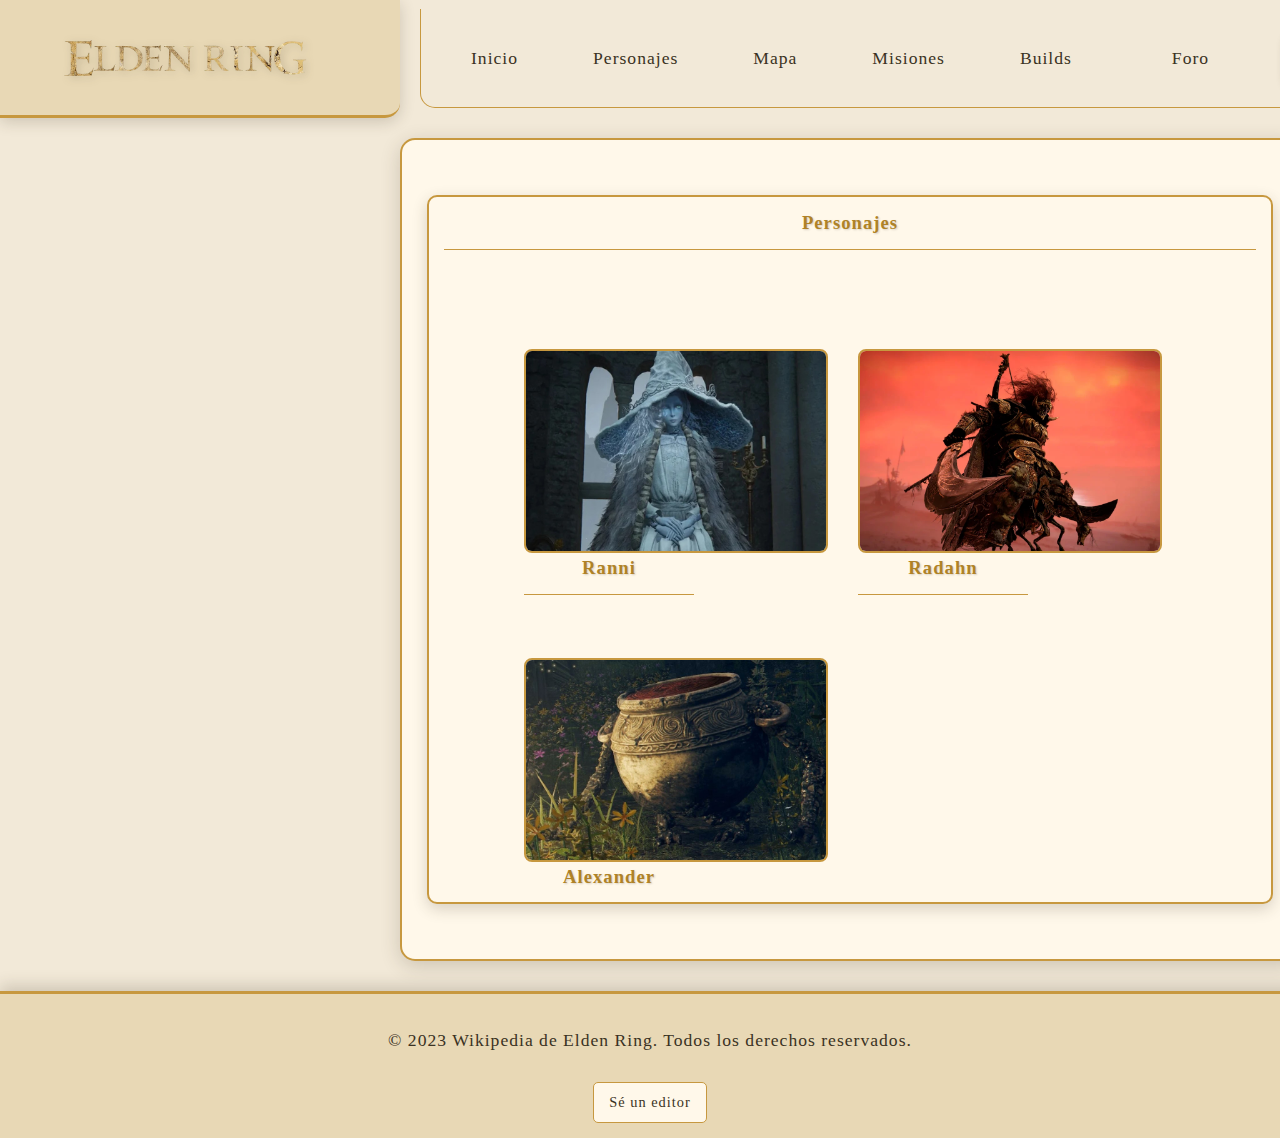
<file: html/personajes/personajes.html>
<!DOCTYPE html>
<html lang="es">
    <!-- Nicolás Felipe Padilla -->
    <head>
        <meta charset="UTF-8">
        <meta name="viewport" content="width=device-width, initial-scale=1.0">
        <title>Wikipedia - Elden Ring</title>
        <link rel="stylesheet" href="../../css/inicio.css">
        <link rel="icon" href="../../img/index/icono.ico">
    </head>
    <body>
        <!-- Encabezado de la página -->
        <header>
            <img id="logo" src="../../img/index/logo1.png" alt="Logo de Elden Ring">
        </header>

        <!-- Menú de navegación -->
        <nav id="menu">
            <ul class="menu">
                <li><a href="../index.html">Inicio</a></li>
                <li>
                    Personajes
                    <ul class="submenu">
                        <li><a href="./Ranni, La Bruja.html">Ranni, La Bruja</a></li>
                        <li><a href="./Radahn, Azote de las Estrellas.html">Radahn, Azote de las Estrellas</a></li>
                        <li><a href="./Alexander, Puño de hierro.html">Alexander, Puño de Hierro</a></li>
                    </ul>
                </li>
                <li><a href="../mapa.html">Mapa</a></li>
                <li>
                    Misiones
                    <ul class="submenu">
                        <li><a href="../misiones/principales.html">Principales</a></li>
                        <li><a href="../misiones/secundarias.html">Secundarias</a></li>
                    </ul>
                </li>
                <li><a href="../builds.html">Builds</a></li>
                <li><a href="https://www.reddit.com/r/Eldenring/">Foro</a></li>
                <li>
                    <div id="modo-oscuro">
                        <button id="toggle-modo" aria-label="Cambiar a modo oscuro">🌙 Modo Oscuro</button>
                    </div>
                </li>
            </ul>
        </nav>

        <!-- Contenido principal -->
        <main>
            <!-- Contenedor del contenido principal -->
            <div id="contenedor">
                <section>
                    <!-- Sección de personajes -->
                    <article class="content-section2">
                        <div class="caja">
                            <h3 id="contenido">Personajes</h3>
                            <div class="cajaGenerica">
                                <a href="./Ranni, La Bruja.html"><img src="../../img/personajes/ranni/muestraRanni.jpeg" alt="Ranni"></a>
                                <h3>Ranni</h3>
                            </div>
                            <div class="cajaGenerica">
                                <a href="./Radahn, Azote de las Estrellas.html"><img src="../../img/personajes/radahn/muestraRadahn.jpeg" alt="Radahn"></a>
                                <h3>Radahn</h3>
                            </div>
                            <div class="cajaGenerica">
                                <a href="./Alexander, Puño de hierro.html"><img src="../../img/personajes/alexander/muestraAlexander.jpeg" alt="Alexander"></a>
                                <h3>Alexander</h3>
                            </div>
                        </div>
                    </article>
                </section>
            </div>
        </main>

        <!-- Pie de página -->
        <footer>
            <p>&copy; 2023 Wikipedia de Elden Ring. Todos los derechos reservados.</p>
            <a id="editor" href="./editor.html"><p>Sé un editor</p></a>
        </footer>

        <!-- Scripts -->
        <script src="../../js/script.js"></script>
    </body>
</html>
</file>
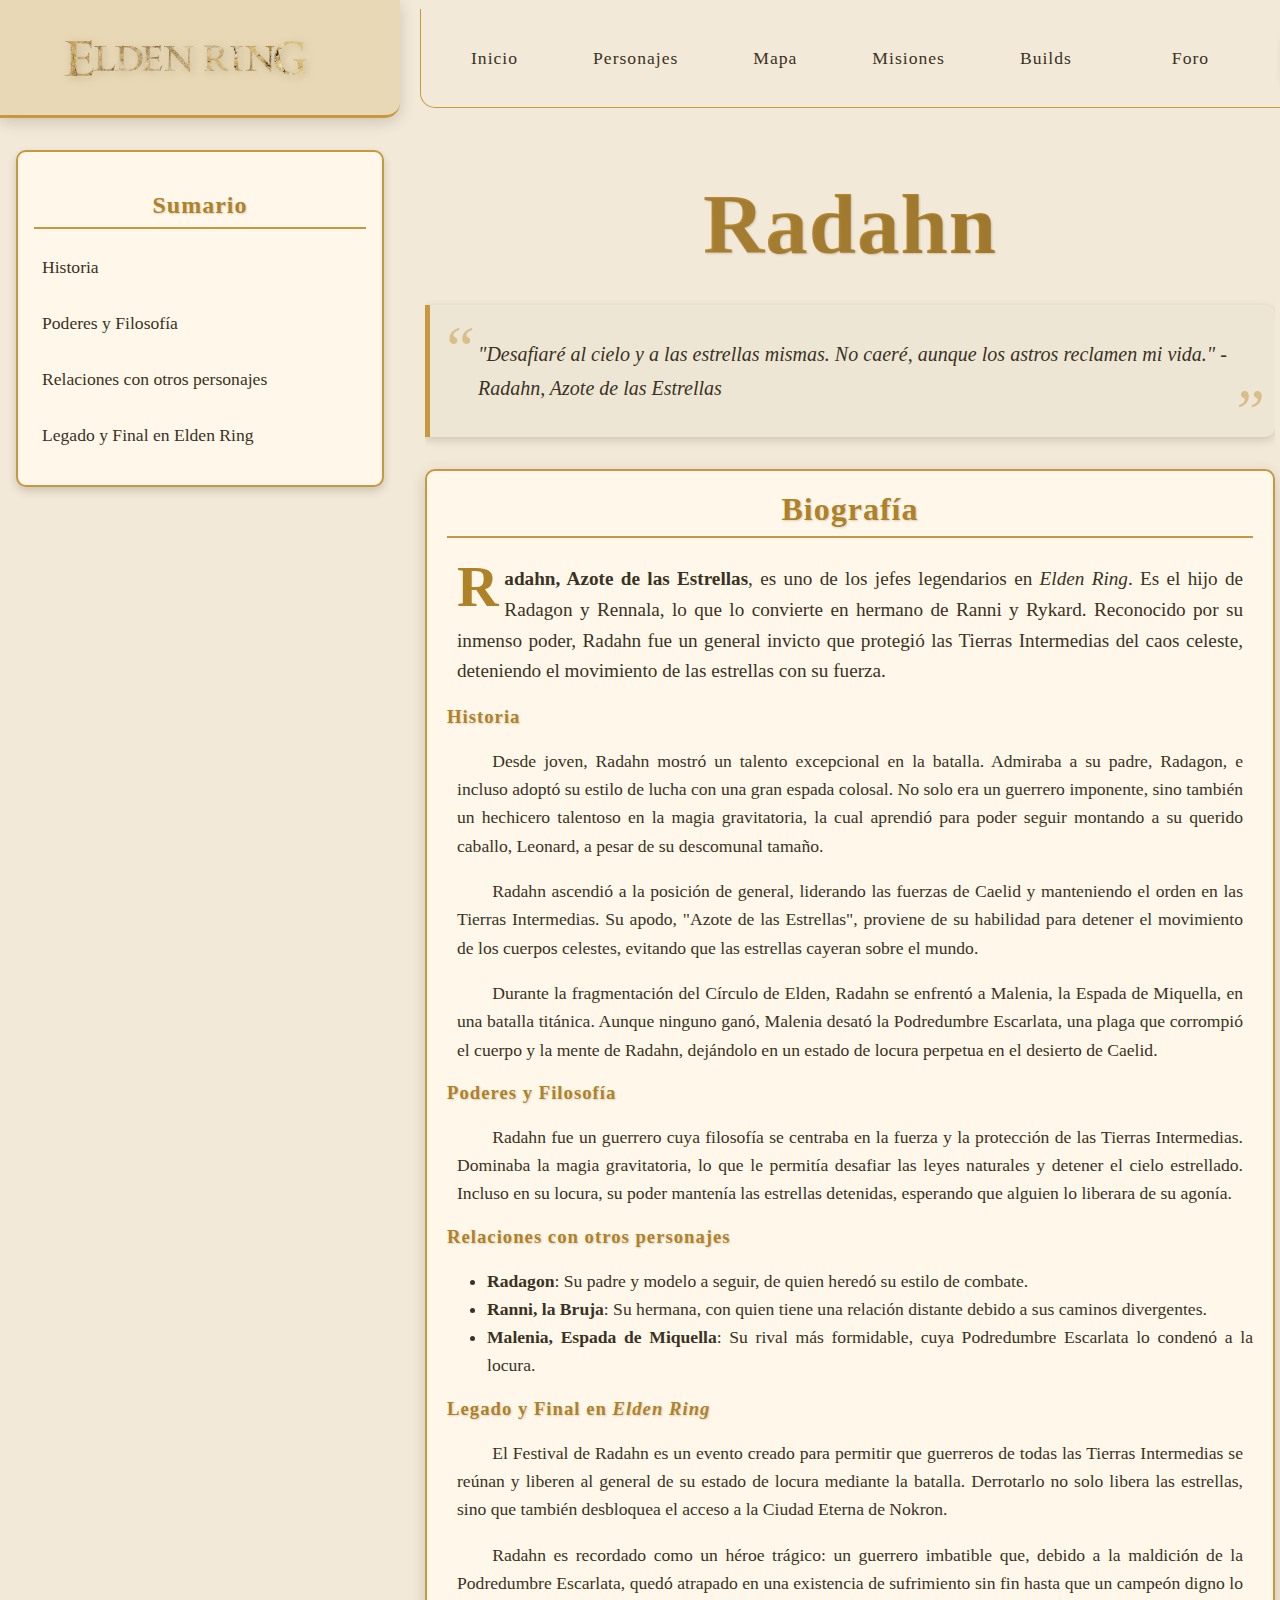
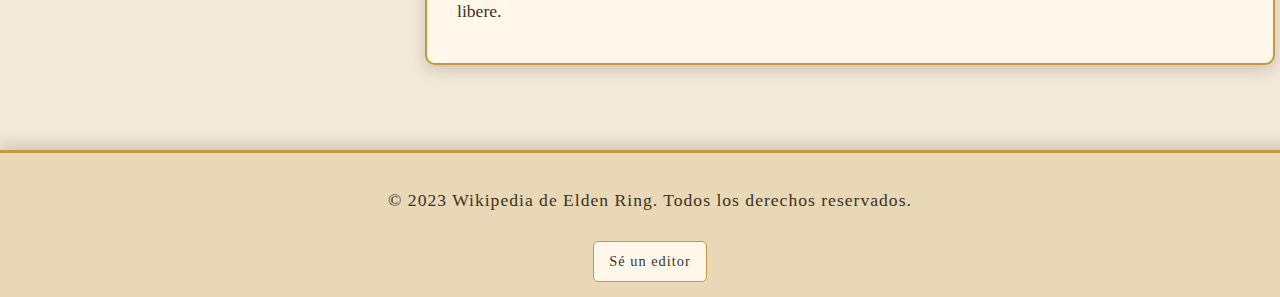
<file: html/personajes/Radahn, Azote de las Estrellas.html>
<!DOCTYPE html>
<html lang="es">
    <!-- Nicolás Felipe Padilla -->

<head>
    <meta charset="UTF-8">
    <meta name="viewport" content="width=device-width, initial-scale=1.0">
    <title>Wikipedia - Elden Ring</title>
    <link rel="stylesheet" href="../../css/personajes.css">
    <link rel="icon" href="../../img/index/icono.ico">
</head>

<body>
    <!-- Encabezado de la página -->
    <header>
        <img id="logo" src="../../img/index/logo1.png" alt="Logo de Elden Ring">
    </header>

    <!-- Menú de navegación -->
    <nav id="menu">
        <ul class="menu">
            <li><a href="../index.html">Inicio</a></li>
            <li>
                Personajes
                <ul class="submenu">
                    <li><a href="./Ranni, La Bruja.html">Ranni, La Bruja</a></li>
                    <li><a href="#">Radahn, Azote de las Estrellas</a></li>
                    <li><a href="./Alexander, Puño de hierro.html">Alexander, Puño de Hierro</a></li>
                </ul>
            </li>
            <li><a href="../mapa.html">Mapa</a></li>
            <li>
                Misiones
                <ul class="submenu">
                    <li><a href="../misiones/principales.html">Principales</a></li>
                    <li><a href="../misiones/secundarias.html">Secundarias</a></li>
                </ul>
            </li>
            <li><a href="../builds.html">Builds</a></li>
            <li><a href="https://www.reddit.com/r/Eldenring/">Foro</a></li>
            <li>
                <div id="modo-oscuro">
                    <button id="toggle-modo" aria-label="Cambiar a modo oscuro">🌙 Modo Oscuro</button>
                </div>
            </li>
        </ul>
    </nav>

    <!-- Info general personaje -->
    <aside class="right">
        <div class="infobox">
            <table>
                <tr>
                    <th colspan="2" style="text-align:center;">Radahn, Azote de las Estrellas</th>
                </tr>
                <tr>
                    <td colspan="2" style="text-align:center;">
                        <img src="../../img/personajes/radahn/radahnINF.jpg" alt="Radahn, Azote de las Estrellas" style="width:200px;">
                    </td>
                </tr>
                <tr>
                    <th>Nombre completo</th>
                    <td>Radahn, Azote de las Estrellas</td>
                </tr>
                <tr>
                    <th>Alias</th>
                    <td>General Radahn</td>
                </tr>
                <tr>
                    <th>Especie</th>
                    <td>Semidiós</td>
                </tr>
                <tr>
                    <th>Afiliación</th>
                    <td>Ejército de Caelid</td>
                </tr>
                <tr>
                    <th>Ocupación</th>
                    <td>General de las fuerzas de Caelid</td>
                </tr>
                <tr>
                    <th>Primera aparición</th>
                    <td>Elden Ring</td>
                </tr>
            </table>
        </div>
    </aside>

    <!-- Sumario -->
    <aside class="left">
        <div class="sumario">
            <h3>Sumario</h3>
            <ul>
                <li><a href="#historia">Historia</a></li>
                <li><a href="#objetivos">Poderes y Filosofía</a></li>
                <li><a href="#relaciones">Relaciones con otros personajes</a></li>
                <li><a href="#legado">Legado y Final en Elden Ring</a></li>
            </ul>
        </div>
    </aside>

    <!-- Contenido principal -->
    <main>
        <div id="contenedor">
            <section id="contenido">
                <!-- Frase destacada -->
                <div class="inicio">
                    <h1>Radahn</h1>
                    <blockquote>
                        "Desafiaré al cielo y a las estrellas mismas. No caeré, aunque los astros reclamen mi vida."  
                        - Radahn, Azote de las Estrellas
                    </blockquote>
                </div>

                <!-- Biografía -->
                <article class="content-section">
                    <h2>Biografía</h2>

                    <p><strong>Radahn, Azote de las Estrellas</strong>, es uno de los jefes legendarios en <em>Elden Ring</em>. Es el hijo de Radagon y Rennala, lo que lo convierte en hermano de Ranni y Rykard. Reconocido por su inmenso poder, Radahn fue un general invicto que protegió las Tierras Intermedias del caos celeste, deteniendo el movimiento de las estrellas con su fuerza.</p>

                    <h3 id="historia">Historia</h3>

                    <p>Desde joven, Radahn mostró un talento excepcional en la batalla. Admiraba a su padre, Radagon, e incluso adoptó su estilo de lucha con una gran espada colosal. No solo era un guerrero imponente, sino también un hechicero talentoso en la magia gravitatoria, la cual aprendió para poder seguir montando a su querido caballo, Leonard, a pesar de su descomunal tamaño.</p>

                    <p>Radahn ascendió a la posición de general, liderando las fuerzas de Caelid y manteniendo el orden en las Tierras Intermedias. Su apodo, "Azote de las Estrellas", proviene de su habilidad para detener el movimiento de los cuerpos celestes, evitando que las estrellas cayeran sobre el mundo.</p>

                    <p>Durante la fragmentación del Círculo de Elden, Radahn se enfrentó a Malenia, la Espada de Miquella, en una batalla titánica. Aunque ninguno ganó, Malenia desató la Podredumbre Escarlata, una plaga que corrompió el cuerpo y la mente de Radahn, dejándolo en un estado de locura perpetua en el desierto de Caelid.</p>

                    <h3 id="objetivos">Poderes y Filosofía</h3>

                    <p>Radahn fue un guerrero cuya filosofía se centraba en la fuerza y la protección de las Tierras Intermedias. Dominaba la magia gravitatoria, lo que le permitía desafiar las leyes naturales y detener el cielo estrellado. Incluso en su locura, su poder mantenía las estrellas detenidas, esperando que alguien lo liberara de su agonía.</p>

                    <h3 id="relaciones">Relaciones con otros personajes</h3>

                    <ul>
                        <li><strong>Radagon</strong>: Su padre y modelo a seguir, de quien heredó su estilo de combate.</li>
                        <li><strong>Ranni, la Bruja</strong>: Su hermana, con quien tiene una relación distante debido a sus caminos divergentes.</li>
                        <li><strong>Malenia, Espada de Miquella</strong>: Su rival más formidable, cuya Podredumbre Escarlata lo condenó a la locura.</li>
                    </ul>

                    <h3 id="legado">Legado y Final en <em>Elden Ring</em></h3>

                    <p>El Festival de Radahn es un evento creado para permitir que guerreros de todas las Tierras Intermedias se reúnan y liberen al general de su estado de locura mediante la batalla. Derrotarlo no solo libera las estrellas, sino que también desbloquea el acceso a la Ciudad Eterna de Nokron.</p>

                    <p>Radahn es recordado como un héroe trágico: un guerrero imbatible que, debido a la maldición de la Podredumbre Escarlata, quedó atrapado en una existencia de sufrimiento sin fin hasta que un campeón digno lo libere.</p>
                </article>
            </section>
        </div>
    </main>

    <!-- Pie de página -->
    <footer>
        <p>&copy; 2023 Wikipedia de Elden Ring. Todos los derechos reservados.</p>
        <a id="editor" href="./editor.html"><p>Sé un editor</p></a>
    </footer>

    <script src="../../js/script.js"></script>
</body>

</html>
</file>
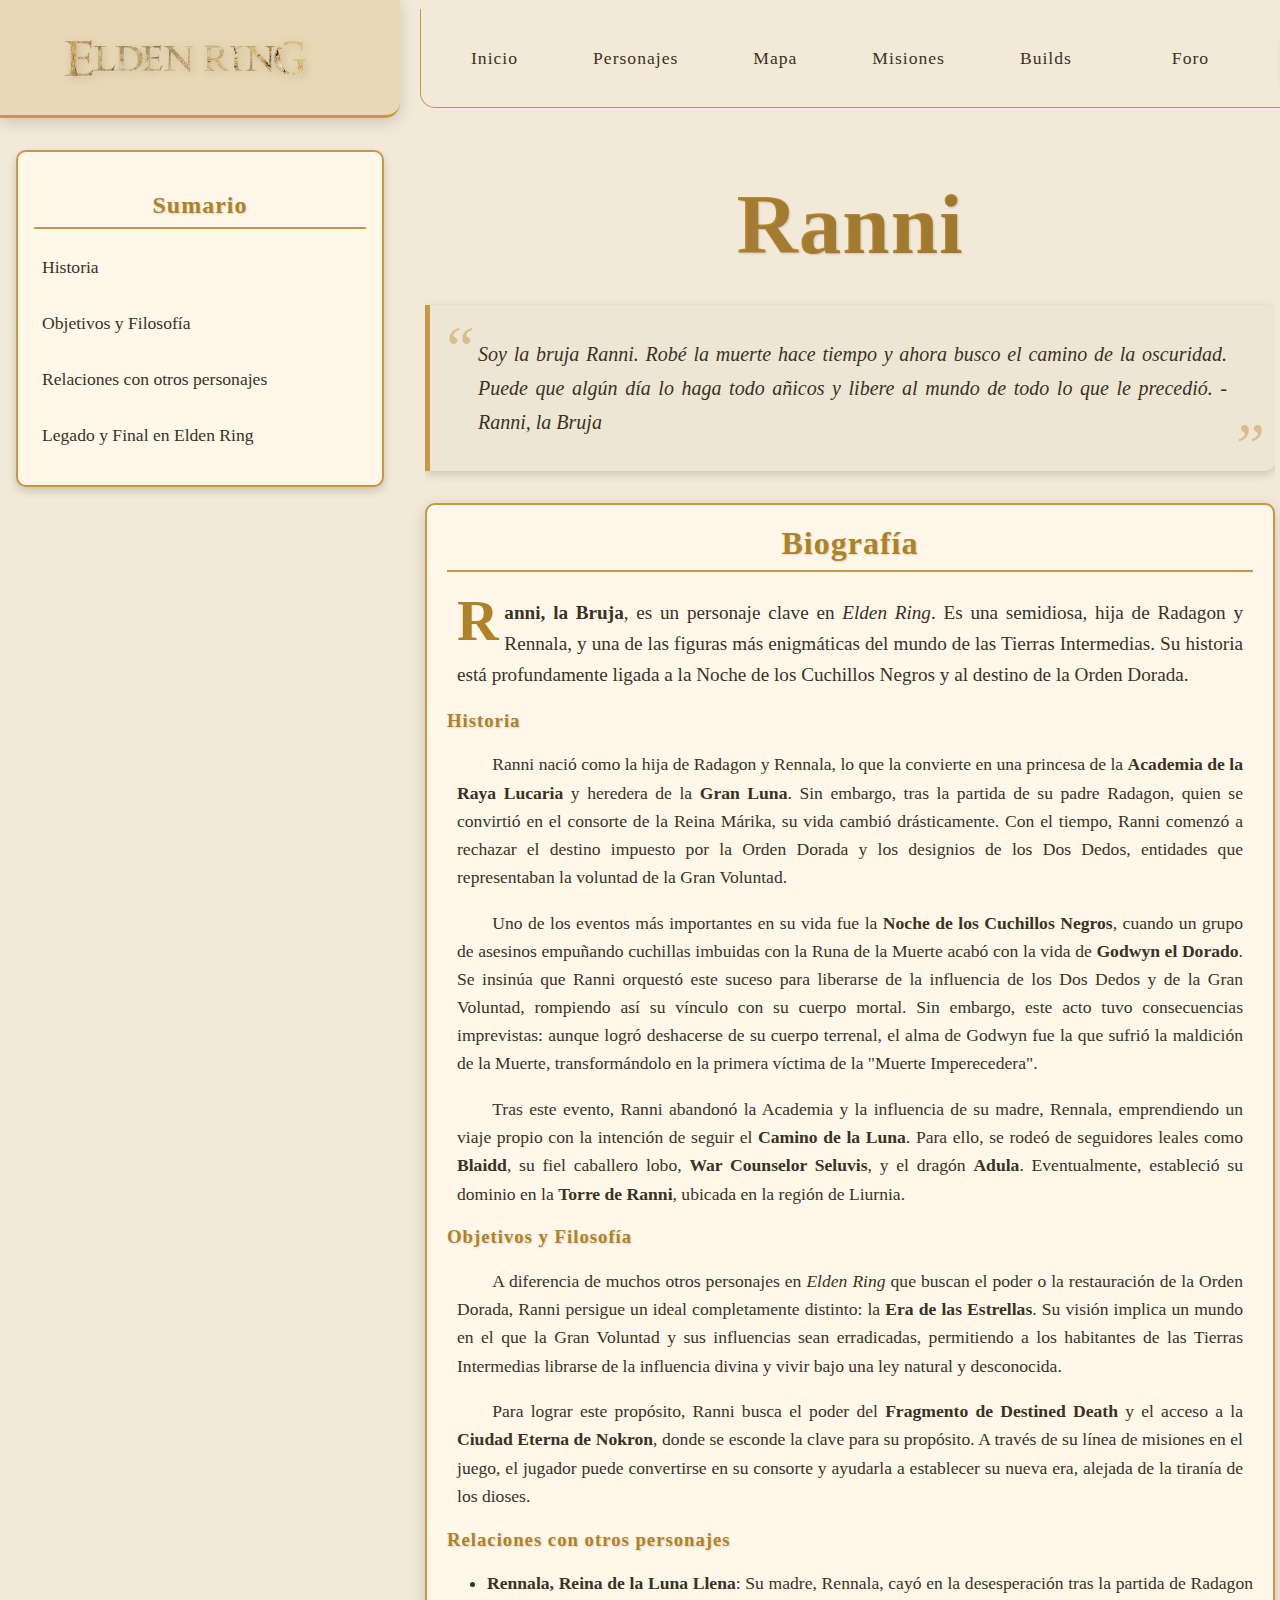
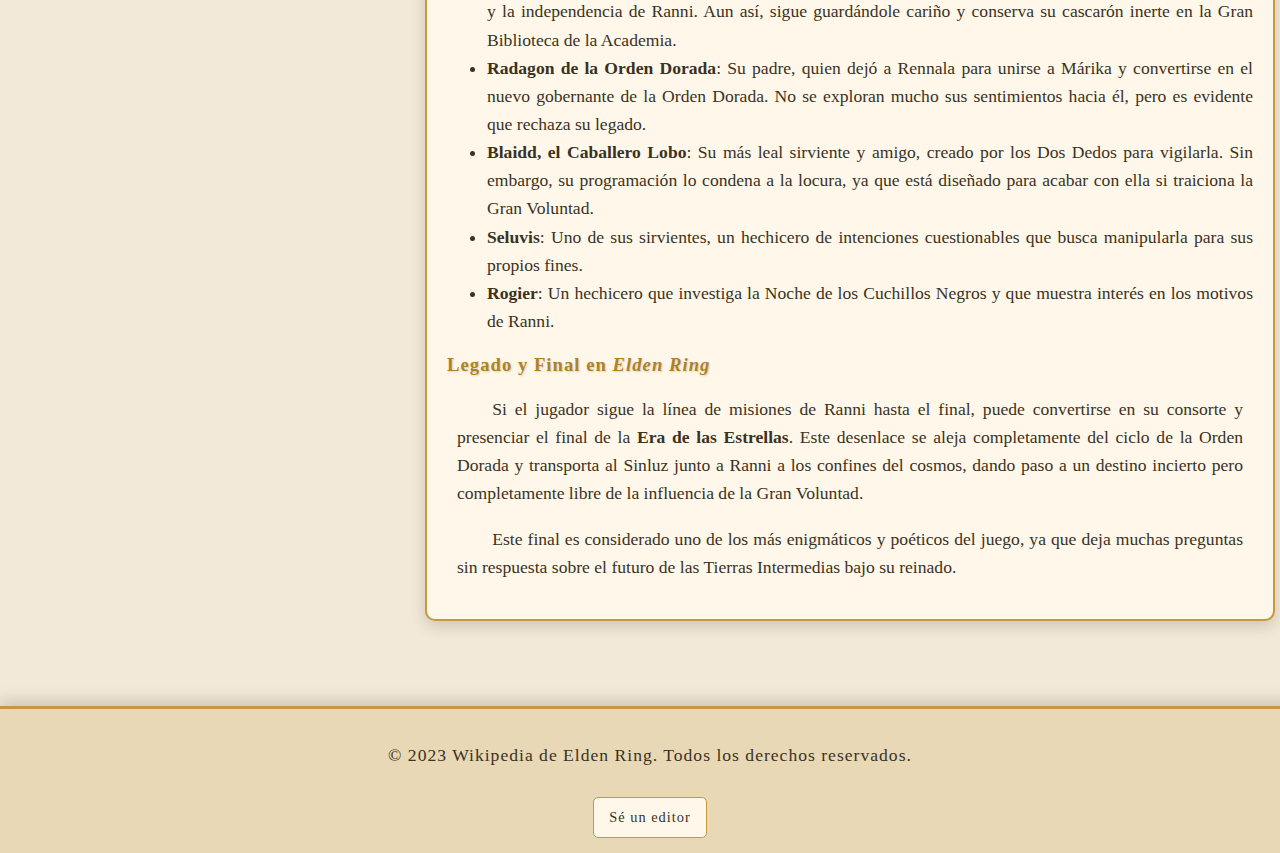
<file: html/personajes/Ranni, La Bruja.html>
<!DOCTYPE html>
<html lang="es">
    <!-- Nicolás Felipe Padilla -->
    <head>
        <meta charset="UTF-8">
        <meta name="viewport" content="width=device-width, initial-scale=1.0">
        <title>Wikipedia - Elden Ring</title>
        <link rel="stylesheet" href="../../css/personajes.css">
        <link rel="icon" href="../../img/index/icono.ico">

    </head>
    <body>
        <!-- Encabezado de la página -->
        <header>
            <img id="logo" src="../../img/index/logo1.png" alt="Logo de Elden Ring">
        </header>

        <!-- Menú de navegación -->
        <nav id="menu">
            <ul class="menu">
                <li><a href="../index.html">Inicio</a></li>
                <li>
                    Personajes
                    <ul class="submenu">
                        <li><a href="#">Ranni, La Bruja</a></li>
                        <li><a href="../personajes/Radahn, Azote de las Estrellas.html">Radahn, Azote de las Estrellas</a></li>
                        <li><a href="../personajes/Alexander, Puño de hierro.html">Alexander, Puño de Hierro</a></li>
                    </ul>
                </li>
                <li><a href="../mapa.html">Mapa</a></li>
                <li>
                    Misiones
                    <ul class="submenu">
                        <li><a href="../misiones/principales.html">Principales</a></li>
                        <li><a href="../misiones/secundarias.html">Secundarias</a></li>
                    </ul>
                </li>
                <li><a href="../builds.html">Builds</a></li>
                <li><a href="https://www.reddit.com/r/Eldenring/">Foro</a></li>
                <li>
                    <div id="modo-oscuro">
                        <button id="toggle-modo" aria-label="Cambiar a modo oscuro">🌙 Modo Oscuro</button>
                    </div>
                </li>
            </ul>
        </nav>

        <!-- Info general personaje -->
        <aside class="right">
            <div class="infobox">
                <table>
                    <tr>
                        <th colspan="2" style="text-align:center;">Ranni, La Bruja</th>
                    </tr>
                    <tr>
                        <td colspan="2" style="text-align:center;">
                            <img src="../../img/personajes/ranni/RanniINF.webp" alt="Ranni, La Bruja" style="width:200px;">
                        </td>
                    </tr>
                    <tr>
                        <th>Nombre completo</th>
                        <td>Ranni, La Bruja</td>
                    </tr>
                    <tr>
                        <th>Alias</th>
                        <td>Renna</td>
                    </tr>
                    <tr>
                        <th>Especie</th>
                        <td>Semidiosa</td>
                    </tr>
                    <tr>
                        <th>Afiliación</th>
                        <td>Tierras Intermedias</td>
                    </tr>
                    <tr>
                        <th>Ocupación</th>
                        <td>Hechicera</td>
                    </tr>
                    <tr>
                        <th>Primera aparición</th>
                        <td>Elden Ring</td>
                    </tr>
                </table>
            </div>
        </aside>
        <!-- Sumario -->
        <aside class="left">
            <div class="sumario">
                <h3>Sumario</h3>
                <ul>
                    <li><a href="#historia">Historia</a></li>
                    <li><a href="#objetivos">Objetivos y Filosofía</a></li>
                    <li><a href="#relaciones">Relaciones con otros personajes</a></li>
                    <li><a href="#legado">Legado y Final en Elden Ring</a></li>
                </ul>
            </div>
        </aside>

        <!-- Contenido principal -->
        <main>
            <!-- Contenedor del contenido principal -->
            <div id="contenedor">
                <section id="contenido">
                    <div class="inicio">
                        <h1>Ranni</h1>
                        <blockquote>
                            Soy la bruja Ranni. Robé la muerte hace tiempo y ahora busco el camino de la oscuridad. Puede que algún día lo haga todo añicos y libere al mundo de todo lo que le precedió.

                            - Ranni, la Bruja
                        </blockquote>
                    </div>
                    
                    <!-- Biografía -->
                    <article class="content-section">
                        <h2>Biografía</h2>

                        <p><strong>Ranni, la Bruja</strong>, es un personaje clave en <em>Elden Ring</em>. Es una semidiosa, hija de Radagon y Rennala, y una de las figuras más enigmáticas del mundo de las Tierras Intermedias. Su historia está profundamente ligada a la Noche de los Cuchillos Negros y al destino de la Orden Dorada.</p>

                        <h3 id="historia">Historia</h3>

                        <p>Ranni nació como la hija de Radagon y Rennala, lo que la convierte en una princesa de la <strong>Academia de la Raya Lucaria</strong> y heredera de la <strong>Gran Luna</strong>. Sin embargo, tras la partida de su padre Radagon, quien se convirtió en el consorte de la Reina Márika, su vida cambió drásticamente. Con el tiempo, Ranni comenzó a rechazar el destino impuesto por la Orden Dorada y los designios de los Dos Dedos, entidades que representaban la voluntad de la Gran Voluntad.</p>

                        <p>Uno de los eventos más importantes en su vida fue la <strong>Noche de los Cuchillos Negros</strong>, cuando un grupo de asesinos empuñando cuchillas imbuidas con la Runa de la Muerte acabó con la vida de <strong>Godwyn el Dorado</strong>. Se insinúa que Ranni orquestó este suceso para liberarse de la influencia de los Dos Dedos y de la Gran Voluntad, rompiendo así su vínculo con su cuerpo mortal. Sin embargo, este acto tuvo consecuencias imprevistas: aunque logró deshacerse de su cuerpo terrenal, el alma de Godwyn fue la que sufrió la maldición de la Muerte, transformándolo en la primera víctima de la "Muerte Imperecedera".</p>

                        <p>Tras este evento, Ranni abandonó la Academia y la influencia de su madre, Rennala, emprendiendo un viaje propio con la intención de seguir el <strong>Camino de la Luna</strong>. Para ello, se rodeó de seguidores leales como <strong>Blaidd</strong>, su fiel caballero lobo, <strong>War Counselor Seluvis</strong>, y el dragón <strong>Adula</strong>. Eventualmente, estableció su dominio en la <strong>Torre de Ranni</strong>, ubicada en la región de Liurnia.</p>

                        <h3 id="objetivos">Objetivos y Filosofía</h3>

                        <p>A diferencia de muchos otros personajes en <em>Elden Ring</em> que buscan el poder o la restauración de la Orden Dorada, Ranni persigue un ideal completamente distinto: la <strong>Era de las Estrellas</strong>. Su visión implica un mundo en el que la Gran Voluntad y sus influencias sean erradicadas, permitiendo a los habitantes de las Tierras Intermedias librarse de la influencia divina y vivir bajo una ley natural y desconocida.</p>

                        <p>Para lograr este propósito, Ranni busca el poder del <strong>Fragmento de Destined Death</strong> y el acceso a la <strong>Ciudad Eterna de Nokron</strong>, donde se esconde la clave para su propósito. A través de su línea de misiones en el juego, el jugador puede convertirse en su consorte y ayudarla a establecer su nueva era, alejada de la tiranía de los dioses.</p>

                        <h3 id="relaciones">Relaciones con otros personajes</h3>

                        <ul>
                            <li><strong>Rennala, Reina de la Luna Llena</strong>: Su madre, Rennala, cayó en la desesperación tras la partida de Radagon y la independencia de Ranni. Aun así, sigue guardándole cariño y conserva su cascarón inerte en la Gran Biblioteca de la Academia.</li>
                            <li><strong>Radagon de la Orden Dorada</strong>: Su padre, quien dejó a Rennala para unirse a Márika y convertirse en el nuevo gobernante de la Orden Dorada. No se exploran mucho sus sentimientos hacia él, pero es evidente que rechaza su legado.</li>
                            <li><strong>Blaidd, el Caballero Lobo</strong>: Su más leal sirviente y amigo, creado por los Dos Dedos para vigilarla. Sin embargo, su programación lo condena a la locura, ya que está diseñado para acabar con ella si traiciona la Gran Voluntad.</li>
                            <li><strong>Seluvis</strong>: Uno de sus sirvientes, un hechicero de intenciones cuestionables que busca manipularla para sus propios fines.</li>
                            <li><strong>Rogier</strong>: Un hechicero que investiga la Noche de los Cuchillos Negros y que muestra interés en los motivos de Ranni.</li>
                        </ul>

                        <h3 id="legado">Legado y Final en <em>Elden Ring</em></h3>

                        <p>Si el jugador sigue la línea de misiones de Ranni hasta el final, puede convertirse en su consorte y presenciar el final de la <strong>Era de las Estrellas</strong>. Este desenlace se aleja completamente del ciclo de la Orden Dorada y transporta al Sinluz junto a Ranni a los confines del cosmos, dando paso a un destino incierto pero completamente libre de la influencia de la Gran Voluntad.</p>

                        <p>Este final es considerado uno de los más enigmáticos y poéticos del juego, ya que deja muchas preguntas sin respuesta sobre el futuro de las Tierras Intermedias bajo su reinado.</p>
                    </article>
                </section>
            </div>
        </main>

        <!-- Pie de página -->
        <footer>
            <p>&copy; 2023 Wikipedia de Elden Ring. Todos los derechos reservados.</p>
            <a id="editor" href="./editor.html"><p>Sé un editor</p></a>
        </footer>

        <!-- Scripts -->
        <!-- Lo de twitter -->
        <script async src="https://platform.twitter.com/widgets.js" charset="utf-8"></script>
        <script src="../../js/script.js"></script>
    </body>
</html>
</file>
<file: css/inicio.css>
/* Nicolás Felipe Padilla */
/* Variables para temas */
:root {
    /* Tema claro */
    --main-bg: #f2e9d8;
    --content-bg: #fff8ea;
    --header-bg: #e8d8b5;
    --footer-bg: #e8d8b5;
    --text-color: #3a3223;
    --accent-color: #c7983f;
    --highlight-color: #af8227;
    --menu-hover: #dab648;
    --menu-bg: #f2e9d8;
    --border-color: #c7983f;
    --shadow-color: rgba(58, 50, 35, 0.2);
    --quote-bg: #eee6d5;
}

/* Tema oscuro */
.dark-mode {
    --main-bg: #1a1613;
    --content-bg: #252117;
    --header-bg: #2d2820;
    --footer-bg: #2d2820;
    --text-color: #d3c7a2;
    --accent-color: #c7983f;
    --highlight-color: #ebc75e;
    --menu-hover: #4a3e1f;
    --menu-bg: #2a241a;
    --border-color: #c7983f;
    --shadow-color: rgba(0, 0, 0, 0.5);
    --quote-bg: #302a1c;
}

/* Estilos generales */
body {
    display: grid;
    grid-template-areas: 
        "header nav nav"
        "left contenido right"
        "footer footer footer";
    grid-template-columns: 400px 900px 1fr;
    grid-template-rows: auto 1fr auto;
    min-height: 100vh;
    margin: 0;
    padding: 0;
    font-family: "Cinzel", Georgia, serif;
    background-color: var(--main-bg);
    color: var(--text-color);
    background-attachment: fixed;
    background-size: cover;
    background-position: center;
    background-blend-mode: overlay;
    transition: all 0.5s ease;
}

/* Importar fuentes temáticas */
@import url('https://fonts.googleapis.com/css2?family=Cinzel:wght@400;700&family=Cormorant+Garamond:wght@400;500;600&display=swap');

p, li, td {
    font-family: "Cormorant Garamond", serif;
    font-size: 1.1rem;
    line-height: 1.6;
}

h1, h2, h3, h4, h5 {
    font-family: "Cinzel", serif;
    font-weight: 700;
    color: var(--highlight-color);
    text-shadow: 1px 1px 2px var(--shadow-color);
    letter-spacing: 1px;
}

h1 {
    font-size: 2.5rem;
    margin-bottom: 1.5rem;
    text-align: center;
    background-image: linear-gradient(45deg, var(--accent-color), var(--highlight-color));
    background-size: 100%;
    -webkit-background-clip: text;
    -moz-background-clip: text;
    -webkit-text-fill-color: transparent; 
    -moz-text-fill-color: transparent;
}

h2 {
    font-size: 2rem;
    border-bottom: 2px solid var(--accent-color);
    padding-bottom: 0.5rem;
    margin-top: 2rem;
}

/* Sección derecha (Twitter/Información) */
.right {
    grid-area: right;
    background-color: var(--content-bg);
    width: 90%;
    padding: 1rem;
    border-radius: 0 0 15px 0;
    box-shadow: 0 5px 15px var(--shadow-color);
    display: flex;
    flex-direction: column;
    align-items: center;
    justify-content: flex-start;
    border-left: 3px solid var(--border-color);
    max-height: 3000px;
    overflow: auto;
    transition: background-color 0.5s ease;
}

.infobox {
    width: 100%;
    margin-top: 1rem;
}

.infobox table {
    width: 100%;
    border-collapse: collapse;
    border: 2px solid var(--border-color);
    background-color: var(--content-bg);
    border-radius: 8px;
    overflow: hidden;
    box-shadow: 0 4px 8px var(--shadow-color);
}

.infobox th, .infobox td {
    padding: 0.75rem;
    border: 1px solid var(--border-color);
    text-align: left;
}

.infobox th {
    background-color: var(--accent-color);
    color: var(--content-bg);
    font-weight: bold;
}

.infobox img {
    border-radius: 8px;
    border: 2px solid var(--border-color);
    box-shadow: 0 4px 8px var(--shadow-color);
    width: 100%;
    height: auto;
    transition: transform 0.3s ease;
}

.infobox img:hover {
    transform: scale(1.02);
}

/* Modo Oscuro Toggle */
#modo-oscuro {
    justify-self: center;
    align-self: center;
}

#toggle-modo {
    background-color: var(--accent-color);
    color: var(--content-bg);
    border: none;
    border-radius: 20px;
    padding: 10px 20px;
    cursor: pointer;
    transition: all 0.3s ease;
    font-family: "Cinzel", serif;
    font-weight: bold;
    box-shadow: 0 4px 8px var(--shadow-color);
    display: flex;
    align-items: center;
    gap: 8px;
}

#toggle-modo:hover {
    background-color: var(--highlight-color);
    transform: translateY(-2px);
}

/* Header */
header {
    grid-area: header;
    display: flex;
    align-items: center;
    padding: 1rem;
    background-color: var(--header-bg);
    box-shadow: 0 4px 15px var(--shadow-color);
    border-radius: 0 0 15px 0;
    border-bottom: 3px solid var(--border-color);
    transition: background-color 0.5s ease;
}

/* Imágenes */
img#logo {
    width: 300px;
    height: auto;
    margin-left: 20px;
    filter: drop-shadow(2px 2px 4px var(--shadow-color));
    transition: transform 0.3s ease;
}

img#logo:hover {
    transform: scale(1.05);
}

.derechaIMG {
    float: right;
    border: 3px solid var(--border-color);
    border-radius: 10px;
    margin-left: 20px;
    box-shadow: 0 5px 15px var(--shadow-color);
    max-width: 300px;
    transition: transform 0.3s ease;
}

.derechaIMG:hover {
    transform: scale(1.02);
}

.inicio {
    overflow: auto;
    margin: 15px;
    text-align: justify;
    padding: 1rem;
    background-color: var(--content-bg);
    border-radius: 10px;
    box-shadow: 0 5px 15px var(--shadow-color);
    border: 1px solid var(--border-color);
    transition: background-color 0.5s ease;
}

/* Menú de navegación */
nav#menu {
    grid-area: nav;
    align-self: center;
    margin-top: 0px;
    position: relative;
    margin-inline: 20px;
    width: fit-content;
    border-radius: 0 0 15px 15px;
    border: 1px solid var(--border-color);
    border-top: none;
    transition: background-color 0.5s ease;
}

ul.menu {
    display: flex;
    justify-content: center;
    align-items: center;
    list-style: none;
    margin: 0;
    padding: 0;
}

ul.menu > li {
    position: relative;
}

ul.menu > li > a, ul.menu > li {
    display: block;
    padding: 15px 25px;
    text-decoration: none;
    color: var(--text-color);
    cursor: pointer;
    transition: all 0.3s ease;
    font-family: "Cinzel", serif;
    letter-spacing: 1px;
}

ul.menu > li:hover, ul.menu > li:hover > a {
    background-color: var(--menu-hover);
    color: var(--content-bg);
}

/* Submenú */
ul.submenu {
    display: none;
    opacity: 0;
    position: absolute;
    top: 100%;
    left: 0;
    background-color: var(--menu-bg);
    list-style: none;
    margin: 0;
    padding: 0;
    min-width: 200px;
    box-shadow: 0 5px 15px var(--shadow-color);
    border-radius: 0 0 10px 10px;
    border: 1px solid var(--border-color);
    z-index: 1000;
    transition: opacity 0.3s ease, transform 0.3s ease;
    transform: translateY(-10px);
}

ul.menu > li:hover ul.submenu {
    display: block;
    opacity: 1;
    transform: translateY(0);
}

ul.submenu li a {
    display: block;
    padding: 12px 20px;
    text-decoration: none;
    color: var(--text-color);
    transition: all 0.3s ease;
    font-family: "Cinzel", serif;
    font-size: 0.9rem;
    border-bottom: 1px solid rgba(199, 152, 63, 0.3);
}

ul.submenu li:last-child a {
    border-bottom: none;
    border-radius: 0 0 10px 10px;
}

ul.submenu li a:hover {
    background-color: var(--menu-hover);
    color: var(--content-bg);
    padding-left: 25px;
}

/* Contenedor del contenido principal */
main {
    grid-area: contenido;
    background-color: var(--content-bg);
    box-shadow: 0 5px 20px var(--shadow-color);
    margin-top: 20px;
    padding: 25px;
    border-radius: 15px;
    border: 2px solid var(--border-color);
    transition: background-color 0.5s ease;
}

/* Contenido caja genérica */
.caja {
    border: 2px solid var(--border-color);
    border-radius: 10px;
    padding: 15px;
    margin-top: 30px;
    background-color: var(--content-bg);
    box-shadow: 0 5px 15px var(--shadow-color);
    transition: transform 0.3s ease, background-color 0.5s ease;
    justify-content: space-between;

}

.caja:hover {
    transform: translateY(-5px);
}

.caja h3 {
    text-align: center;
    margin-top: 0;
    padding-bottom: 15px;
    border-bottom: 1px solid var(--border-color);
}

.cajaGenerica {
    width: 170px;
    height: 140px;
    text-align: center;
    margin: 80px;
    margin-bottom: 20px;
    display: inline-block;}

.cajaGenerica img {
    max-width: 300px;
    border-radius: 8px;
    border: 2px solid var(--border-color);
    transition: transform 0.3s ease;
}

.cajaGenerica img:hover {
    transform: scale(1.05);
}

/* Secciones de contenido */
article {
    margin-bottom: 30px;
}

/* Borde para .content-section */
.content-section {
    border: 2px solid var(--border-color);
    border-radius: 10px;
    padding: 20px;
    text-align: justify;
    background-color: var(--content-bg);
    box-shadow: 0 5px 15px var(--shadow-color);
    transition: background-color 0.5s ease;
}

.content-section h2 {
    text-align: center;
    margin-top: 0;
}

.content-section p {
    text-align: justify;
    margin-inline: 10px;
    text-indent: 2em;
}

.content-section p:first-of-type {
    text-indent: 0;
    font-size: 1.2rem;
}

.content-section p:first-of-type::first-letter {
    font-size: 3em;
    float: left;
    line-height: 0.8;
    margin-right: 0.1em;
    color: var(--highlight-color);
    font-family: "Cinzel", serif;
}

/* Estilos de frases */
blockquote {
    position: relative;
    font-style: italic;
    padding: 2rem 3rem;
    margin: 2rem 0;
    background-color: var(--quote-bg);
    border-left: 5px solid var(--accent-color);
    border-radius: 0 10px 10px 0;
    box-shadow: 0 3px 10px var(--shadow-color);
    font-family: "Cormorant Garamond", serif;
    font-size: 1.25rem;
    line-height: 1.7;
    transition: background-color 0.5s ease;
}

blockquote::before {
    content: "“";
    font-size: 4rem;
    position: absolute;
    left: 10px;
    top: -10px;
    color: var(--accent-color);
    font-family: Georgia, serif;
    opacity: 0.5;
}

blockquote::after {
    content: "”";
    font-size: 4rem;
    position: absolute;
    right: 10px;
    bottom: -30px;
    color: var(--accent-color);
    font-family: Georgia, serif;
    opacity: 0.5;
}

/* Video responsivo */
.video-container {
    position: relative;
    padding-bottom: 56.25%;
    overflow: hidden;
    margin-top: 30px;
    border-radius: 15px;
    border: 3px solid var(--border-color);
    box-shadow: 0 8px 20px var(--shadow-color);
}

.video-container iframe {
    position: absolute;
    top: 50%;
    left: 50%;
    transform: translate(-50%, -50%);
    width: 90%;
    height: 90%;
    border-radius: 10px;
}

/* Sumario */
/* Estilos para el sumario */
.left {
    grid-area: left;
    padding: 1rem;
    border-radius: 15px 0 0 15px;
    max-height: 950px;
    overflow: auto;
    transition: background-color 0.5s ease;
}

.sumario {
    position: sticky;
    top: 1rem;
    background-color: var(--content-bg);
    border: 2px solid var(--border-color);
    border-radius: 10px;
    padding: 1rem;
    box-shadow: 0 4px 8px var(--shadow-color);
    transition: background-color 0.5s ease, transform 0.3s ease;
}

.sumario:hover {
    transform: translateY(-5px);
}

.sumario h3 {
    font-family: "Cinzel", serif;
    color: var(--highlight-color);
    text-align: center;
    margin-bottom: 1rem;
    font-size: 1.5rem;
    text-shadow: 1px 1px 2px var(--shadow-color);
    border-bottom: 2px solid var(--accent-color);
    padding-bottom: 0.5rem;
}

.sumario ul {
    list-style: none;
    padding: 0;
    margin: 0;
}

.sumario ul li {
    margin-bottom: 0.75rem;
}

.sumario ul li a {
    text-decoration: none;
    color: var(--text-color);
    font-family: "Cormorant Garamond", serif;
    font-size: 1.1rem;
    transition: all 0.3s ease;
    display: block;
    padding: 0.5rem;
    border-radius: 5px;
}

.sumario ul li a:hover {
    background-color: var(--menu-hover);
    color: var(--content-bg);
    padding-left: 1rem;
    box-shadow: 0 3px 6px var(--shadow-color);
}



/* Pie de página */
footer {
    grid-area: footer;
    background-color: var(--footer-bg);
    padding: 15px 0;
    text-align: center;
    box-shadow: 0 -5px 15px var(--shadow-color);
    width: 100%;
    margin-top: 30px;
    border-top: 3px solid var(--border-color);
    transition: background-color 0.5s ease;
}

footer p {
    font-family: "Cinzel", serif;
    letter-spacing: 1px;
}

/* Estilos editor footer */
#editor {
    text-decoration: none;
    color: var(--text-color);
    font-family: "Cinzel", serif;
    transition: all 0.3s ease;
    display: inline-block;
    padding: 8px 15px;
    margin-top: 10px;
    border: 1px solid var(--border-color);
    border-radius: 5px;
    background-color: var(--content-bg);
}

#editor:hover {
    background-color: var(--menu-hover);
    color: var(--content-bg);
    transform: translateY(-2px);
    box-shadow: 0 2px 5px var(--shadow-color);
}

#editor p {
    margin: 0;
    font-size: 0.9rem;
    letter-spacing: 1px;
}

/* Scroll bar personalizado */
::-webkit-scrollbar {
    width: 12px;
}

::-webkit-scrollbar-track {
    background-color: var(--main-bg);
    border-radius: 10px;
}

::-webkit-scrollbar-thumb {
    background-color: var(--accent-color);
    border-radius: 10px;
    border: 3px solid var(--main-bg);
}

::-webkit-scrollbar-thumb:hover {
    background-color: var(--highlight-color);
}

/* Animaciones y efectos (Gracias Ricardo) */
@keyframes fadeIn {
    from { opacity: 0; transform: translateY(-20px); }
    to { opacity: 1; transform: translateY(0); }
}

.inicio, .content-section, .caja {
    animation: fadeIn 0.8s ease forwards;
}

/* Responsividad */
@media (max-width: 768px) {
    body {
        grid-template-areas: 
            "header"
            "nav"
            "contenido"
            "right"
            "footer";
        grid-template-columns: 1fr;
    }

    .right {
        display: flex;
        height: auto;
        padding: 15px;
        text-align: center;
        justify-content: center;
        align-items: center;
        border-left: none;
        border-top: 3px solid var(--border-color);
    }

    ul.menu {
        flex-direction: column;
        width: 100%;
    }

    ul.menu > li, ul.menu > li > a {
        width: 100%;
        text-align: center;
    }

    ul.submenu {
        position: static;
        width: 100%;
    }

    main {
        margin: 20px 10px;
    }

    img#logo {
        width: 200px;
        height: auto;
        margin-left: 0;
    }

    .derechaIMG {
        float: none;
        display: block;
        margin: 0 auto 20px;
    }
}
</file>
<file: css/editor.css>
/* Nicolás Felipe Padilla */

/* Importar las variables del tema del archivo principal */
:root {
    /* Tema claro */
    --main-bg: #f2e9d8;
    --content-bg: #fff8ea;
    --header-bg: #e8d8b5;
    --footer-bg: #e8d8b5;
    --text-color: #3a3223;
    --accent-color: #c7983f;
    --highlight-color: #af8227;
    --menu-hover: #dab648;
    --menu-bg: #f2e9d8;
    --border-color: #c7983f;
    --shadow-color: rgba(58, 50, 35, 0.2);
    --quote-bg: #eee6d5;
    --input-bg: #fff;
    --input-border: #d4b865;
    --input-focus: #c7983f;
}

/* Tema oscuro */
.dark-mode {
    --main-bg: #1a1613;
    --content-bg: #252117;
    --header-bg: #2d2820;
    --footer-bg: #2d2820;
    --text-color: #d3c7a2;
    --accent-color: #c7983f;
    --highlight-color: #ebc75e;
    --menu-hover: #4a3e1f;
    --menu-bg: #2a241a;
    --border-color: #c7983f;
    --shadow-color: rgba(0, 0, 0, 0.5);
    --quote-bg: #302a1c;
    --input-bg: #2a241a;
    --input-border: #c7983f;
    --input-focus: #ebc75e;
}

/* Importar fuente */
@import url('https://fonts.googleapis.com/css2?family=Cinzel:wght@400;700&family=Cormorant+Garamond:wght@400;500;600&display=swap');

/* Estilos del formulario */
.form-section {
    max-width: 800px;
    margin: 2rem auto;
    padding: 2rem;
    background-color: var(--content-bg);
    border-radius: 15px;
    box-shadow: 0 5px 15px var(--shadow-color);
    border: 2px solid var(--border-color);
}

.form-section h1 {
    font-size: 2.5rem;
    text-align: center;
    margin-bottom: 1.5rem;
    color: var(--highlight-color);
    font-family: "Cinzel", serif;
    text-shadow: 1px 1px 2px var(--shadow-color);
}

.editor-form {
    display: flex;
    flex-direction: column;
    gap: 1.5rem;
}

.form-group {
    display: flex;
    flex-direction: column;
    gap: 0.5rem;
}

.form-group label {
    font-family: "Cinzel", serif;
    color: var(--text-color);
    font-size: 1.1rem;
}

.form-group input[type="text"],
.form-group input[type="email"],
.form-group select,
.form-group textarea {
    padding: 0.8rem;
    border: 2px solid var(--input-border);
    border-radius: 8px;
    background-color: var(--input-bg);
    color: var(--text-color);
    font-family: "Cormorant Garamond", serif;
    font-size: 1.1rem;
    transition: all 0.3s ease;
}

.form-group input:focus,
.form-group select:focus,
.form-group textarea:focus {
    outline: none;
    border-color: var(--input-focus);
    box-shadow: 0 0 5px var(--input-focus);
}

.form-group textarea {
    min-height: 150px;
    resize: vertical;
}

.checkbox-group {
    display: grid;
    grid-template-columns: repeat(auto-fit, minmax(200px, 1fr));
    gap: 1rem;
    padding: 1rem;
    border: 1px solid var(--border-color);
    border-radius: 8px;
    background-color: var(--quote-bg);
}

.checkbox-group label {
    display: flex;
    align-items: center;
    gap: 0.5rem;
    cursor: pointer;
    font-family: "Cormorant Garamond", serif;
}

.checkbox-group input[type="checkbox"] {
    width: 18px;
    height: 18px;
    accent-color: var(--accent-color);
}

.terms {
    text-align: center;
}

.terms label {
    display: flex;
    align-items: center;
    justify-content: center;
    gap: 0.5rem;
    cursor: pointer;
}

.submit-btn {
    background-color: var(--accent-color);
    color: var(--content-bg);
    padding: 1rem 2rem;
    border: none;
    border-radius: 8px;
    font-family: "Cinzel", serif;
    font-size: 1.2rem;
    cursor: pointer;
    transition: all 0.3s ease;
    margin-top: 1rem;
    box-shadow: 0 4px 8px var(--shadow-color);
}

.submit-btn:hover {
    background-color: var(--highlight-color);
    transform: translateY(-2px);
}

/* Responsividad */
@media (max-width: 768px) {
    .form-section {
        margin: 1rem;
        padding: 1rem;
    }

    .checkbox-group {
        grid-template-columns: 1fr;
    }
}

/* Base */
body {
    display: grid;
    grid-template-areas: 
        "header nav nav"
        "contenido contenido contenido"
        "footer footer footer";
    grid-template-columns: auto 1fr auto;
    grid-template-rows: auto 1fr auto;
    min-height: 100vh;
    margin: 0;
    padding: 0;
    font-family: "Cinzel", Georgia, serif;
    background-color: var(--main-bg);
    color: var(--text-color);
    background-attachment: fixed;
    background-size: cover;
    background-position: center;
    background-blend-mode: overlay;
    transition: all 0.5s ease;
}

/* Correcciones*/
header, nav, footer {
    grid-column: 1 / -1;
}

header {
    grid-area: header;
    display: flex;
    align-items: center;
    padding: 1rem;
    background-color: var(--header-bg);
    box-shadow: 0 4px 15px var(--shadow-color);
    border-radius: 0 0 15px 0;
    border-bottom: 3px solid var(--border-color);
}

main {
    grid-area: contenido;
    padding: 20px;
}

footer {
    grid-area: footer;
    background-color: var(--footer-bg);
    padding: 15px 0;
    text-align: center;
    box-shadow: 0 -5px 15px var(--shadow-color);
    border-top: 3px solid var(--border-color);
}


/* Modo Oscuro Toggle */
#modo-oscuro {
    justify-self: center;
    align-self: center;
}

#toggle-modo {
    background-color: var(--accent-color);
    color: var(--content-bg);
    border: none;
    border-radius: 20px;
    padding: 10px 20px;
    cursor: pointer;
    transition: all 0.3s ease;
    font-family: "Cinzel", serif;
    font-weight: bold;
    box-shadow: 0 4px 8px var(--shadow-color);
    display: flex;
    align-items: center;
    gap: 8px;
}

#toggle-modo:hover {
    background-color: var(--highlight-color);
    transform: translateY(-2px);
}

/* Header */
header {
    grid-area: header;
    display: flex;
    align-items: center;
    padding: 1rem;
    background-color: var(--header-bg);
    box-shadow: 0 4px 15px var(--shadow-color);
    border-radius: 0 0 15px 0;
    border-bottom: 3px solid var(--border-color);
    transition: background-color 0.5s ease;
}

/* Imágenes */
img#logo {
    width: 300px;
    height: auto;
    margin-left: 20px;
    filter: drop-shadow(2px 2px 4px var(--shadow-color));
    transition: transform 0.3s ease;
}

img#logo:hover {
    transform: scale(1.05);
}

/* Menú de navegación */
nav#menu {
    grid-area: nav;
    align-self: center;
    margin-top: 0px;
    position: relative;
    margin-inline: 20px;
    width: fit-content;
    border-radius: 0 0 15px 15px;
    border: 1px solid var(--border-color);
    border-top: none;
    transition: background-color 0.5s ease;
}

ul.menu {
    display: flex;
    justify-content: center;
    align-items: center;
    list-style: none;
    margin: 0;
    padding: 0;
}

ul.menu > li {
    position: relative;
}

ul.menu > li > a, ul.menu > li {
    display: block;
    padding: 15px 25px;
    text-decoration: none;
    color: var(--text-color);
    cursor: pointer;
    transition: all 0.3s ease;
    font-family: "Cinzel", serif;
    letter-spacing: 1px;
}

ul.menu > li:hover, ul.menu > li:hover > a {
    background-color: var(--menu-hover);
    color: var(--content-bg);
}

/* Submenú */
ul.submenu {
    display: none;
    opacity: 0;
    position: absolute;
    top: 100%;
    left: 0;
    background-color: var(--menu-bg);
    list-style: none;
    margin: 0;
    padding: 0;
    min-width: 200px;
    box-shadow: 0 5px 15px var(--shadow-color);
    border-radius: 0 0 10px 10px;
    border: 1px solid var(--border-color);
    z-index: 1000;
    transition: opacity 0.3s ease, transform 0.3s ease;
    transform: translateY(-10px);
}

ul.menu > li:hover ul.submenu {
    display: block;
    opacity: 1;
    transform: translateY(0);
}

ul.submenu li a {
    display: block;
    padding: 12px 20px;
    text-decoration: none;
    color: var(--text-color);
    transition: all 0.3s ease;
    font-family: "Cinzel", serif;
    font-size: 0.9rem;
    border-bottom: 1px solid rgba(199, 152, 63, 0.3);
}

ul.submenu li:last-child a {
    border-bottom: none;
    border-radius: 0 0 10px 10px;
}

ul.submenu li a:hover {
    background-color: var(--menu-hover);
    color: var(--content-bg);
    padding-left: 25px;
}
</file>
<file: css/mapa.css>
/* Nicolás Felipe Padilla */
/* Variables para temas */
:root {
    /* Tema claro */
    --main-bg: #f2e9d8;
    --content-bg: #fff8ea;
    --header-bg: #e8d8b5;
    --footer-bg: #e8d8b5;
    --text-color: #3a3223;
    --accent-color: #c7983f;
    --highlight-color: #af8227;
    --menu-hover: #dab648;
    --menu-bg: #f2e9d8;
    --border-color: #c7983f;
    --shadow-color: rgba(58, 50, 35, 0.2);
    --quote-bg: #eee6d5;
}

/* Tema oscuro */
.dark-mode {
    --main-bg: #1a1613;
    --content-bg: #252117;
    --header-bg: #2d2820;
    --footer-bg: #2d2820;
    --text-color: #d3c7a2;
    --accent-color: #c7983f;
    --highlight-color: #ebc75e;
    --menu-hover: #4a3e1f;
    --menu-bg: #2a241a;
    --border-color: #c7983f;
    --shadow-color: rgba(0, 0, 0, 0.5);
    --quote-bg: #302a1c;
}


/* Estilos generales */
body {
    display: grid;
    grid-template-areas: 
        "header nav nav"
        "contenido contenido contenido"
        "footer footer footer";
    grid-template-columns: 400px 900px 1fr;
    grid-template-rows: auto 1fr auto;
    min-height: 100vh;
    margin: 0;
    padding: 0;
    font-family: "Cinzel", Georgia, serif;
    background-color: var(--main-bg);
    color: var(--text-color);
    background-attachment: fixed;
    background-size: cover;
    background-position: center;
    background-blend-mode: overlay;
    transition: all 0.5s ease;
}

/* Importar fuentes temáticas */
@import url('https://fonts.googleapis.com/css2?family=Cinzel:wght@400;700&family=Cormorant+Garamond:wght@400;500;600&display=swap');

p, li, td {
    font-family: "Cormorant Garamond", serif;
    font-size: 1.1rem;
    line-height: 1.6;
}



/* Modo Oscuro Toggle */
#modo-oscuro {
    justify-self: center;
    align-self: center;
}

#toggle-modo {
    background-color: var(--accent-color);
    color: var(--content-bg);
    border: none;
    border-radius: 20px;
    padding: 10px 20px;
    cursor: pointer;
    transition: all 0.3s ease;
    font-family: "Cinzel", serif;
    font-weight: bold;
    box-shadow: 0 4px 8px var(--shadow-color);
    display: flex;
    align-items: center;
    gap: 8px;
}

#toggle-modo:hover {
    background-color: var(--highlight-color);
    transform: translateY(-2px);
}

/* Header */
header {
    grid-area: header;
    display: flex;
    align-items: center;
    padding: 1rem;
    background-color: var(--header-bg);
    box-shadow: 0 4px 15px var(--shadow-color);
    border-radius: 0 0 15px 0;
    border-bottom: 3px solid var(--border-color);
    transition: background-color 0.5s ease;
}

/* Imágenes */
img#logo {
    width: 300px;
    height: auto;
    margin-left: 20px;
    filter: drop-shadow(2px 2px 4px var(--shadow-color));
    transition: transform 0.3s ease;
}

img#logo:hover {
    transform: scale(1.05);
}

/* Menú de navegación */
nav#menu {
    grid-area: nav;
    align-self: center;
    background-color: var(--menu-bg);
    box-shadow: 0 4px 15px var(--shadow-color);
    margin-top: 0px;
    position: relative;
    margin-inline: 20px;
    width: fit-content;
    border-radius: 0 0 15px 15px;
    border: 1px solid var(--border-color);
    border-top: none;
    transition: background-color 0.5s ease;
}

ul.menu {
    display: flex;
    justify-content: center;
    align-items: center;
    list-style: none;
    margin: 0;
    padding: 0;
}

ul.menu > li {
    position: relative;
}

ul.menu > li > a, ul.menu > li {
    display: block;
    padding: 15px 25px;
    text-decoration: none;
    color: var(--text-color);
    cursor: pointer;
    transition: all 0.3s ease;
    font-family: "Cinzel", serif;
    letter-spacing: 1px;
}

ul.menu > li:hover, ul.menu > li:hover > a {
    background-color: var(--menu-hover);
    color: var(--content-bg);
}

/* Submenú */
ul.submenu {
    display: none;
    opacity: 0;
    position: absolute;
    top: 100%;
    left: 0;
    background-color: var(--menu-bg);
    list-style: none;
    margin: 0;
    padding: 0;
    min-width: 200px;
    box-shadow: 0 5px 15px var(--shadow-color);
    border-radius: 0 0 10px 10px;
    border: 1px solid var(--border-color);
    z-index: 1000;
    transition: opacity 0.3s ease, transform 0.3s ease;
    transform: translateY(-10px);
}

ul.menu > li:hover ul.submenu {
    display: block;
    opacity: 1;
    transform: translateY(0);
}

ul.submenu li a {
    display: block;
    padding: 12px 20px;
    text-decoration: none;
    color: var(--text-color);
    transition: all 0.3s ease;
    font-family: "Cinzel", serif;
    font-size: 0.9rem;
    border-bottom: 1px solid rgba(199, 152, 63, 0.3);
}

ul.submenu li:last-child a {
    border-bottom: none;
    border-radius: 0 0 10px 10px;
}

ul.submenu li a:hover {
    background-color: var(--menu-hover);
    color: var(--content-bg);
    padding-left: 25px;
}

/* Contenedor del contenido principal */
main {
    grid-area: contenido;
    background-color: var(--content-bg);
    box-shadow: 0 5px 20px var(--shadow-color);
    margin: 20px;
    padding: 25px;
    border-radius: 15px;
    border: 2px solid var(--border-color);
    transition: background-color 0.5s ease;
}


            
/* Ajuste de estilos para el contenedor */
#contenedor {
    display: flex;
    justify-content: center;
    align-items: center;
    height: 100%;
    width: 100%;
}

/* Ajustes del iframe para que ocupe el 100% del espacio disponible */
iframe {
    width: 100%;
    height: 100%;
    border: none;
    border-radius: 10px;
}

/* Pie de página */
footer {
    grid-area: footer;
    background-color: var(--footer-bg);
    padding: 15px 0;
    text-align: center;
    box-shadow: 0 -5px 15px var(--shadow-color);
    width: 100%;
    margin-top: 30px;
    border-top: 3px solid var(--border-color);
    transition: background-color 0.5s ease;
}

footer p {
    font-family: "Cinzel", serif;
    letter-spacing: 1px;
}

/* Estilos editor footer */
#editor {
    text-decoration: none;
    color: var(--text-color);
    font-family: "Cinzel", serif;
    transition: all 0.3s ease;
    display: inline-block;
    padding: 8px 15px;
    margin-top: 10px;
    border: 1px solid var(--border-color);
    border-radius: 5px;
    background-color: var(--content-bg);
}

#editor:hover {
    background-color: var(--menu-hover);
    color: var(--content-bg);
    transform: translateY(-2px);
    box-shadow: 0 2px 5px var(--shadow-color);
}

#editor p {
    margin: 0;
    font-size: 0.9rem;
    letter-spacing: 1px;
}


/* Scroll bar personalizado */
::-webkit-scrollbar {
    width: 12px;
}

::-webkit-scrollbar-track {
    background-color: var(--main-bg);
    border-radius: 10px;
}

::-webkit-scrollbar-thumb {
    background-color: var(--accent-color);
    border-radius: 10px;
    border: 3px solid var(--main-bg);
}

::-webkit-scrollbar-thumb:hover {
    background-color: var(--highlight-color);
}

/* Animaciones y efectos (Gracias Ricardo) */
@keyframes fadeIn {
    from { opacity: 0; transform: translateY(-20px); }
    to { opacity: 1; transform: translateY(0); }
}

.inicio, .content-section, .caja {
    animation: fadeIn 0.8s ease forwards;
}



/* Responsividad */
@media (max-width: 768px) {
    body {
        grid-template-areas: 
            "header"
            "nav"
            "contenido"
            "right"
            "footer";
        grid-template-columns: 1fr;
    }

    .right {
        display: flex;
        height: auto;
        padding: 15px;
        text-align: center;
        justify-content: center;
        align-items: center;
        border-left: none;
        border-top: 3px solid var(--border-color);
    }

    ul.menu {
        flex-direction: column;
        width: 100%;
    }

    ul.menu > li, ul.menu > li > a {
        width: 100%;
        text-align: center;
    }

    ul.submenu {
        position: static;
        width: 100%;
    }

    main {
        margin: 20px 10px;
    }

    img#logo {
        width: 200px;
        height: auto;
        margin-left: 0;
    }

    .derechaIMG {
        float: none;
        display: block;
        margin: 0 auto 20px;
    }
}
</file>
<file: css/personajes.css>
/* Nicolás Felipe Padilla */
/* Variables para temas */
:root {
    /* Tema claro */
    --main-bg: #f2e9d8;
    --content-bg: #fff8ea;
    --header-bg: #e8d8b5;
    --footer-bg: #e8d8b5;
    --text-color: #3a3223;
    --accent-color: #c7983f;
    --highlight-color: #af8227;
    --menu-hover: #dab648;
    --menu-bg: #f2e9d8;
    --border-color: #c7983f;
    --shadow-color: rgba(58, 50, 35, 0.2);
    --quote-bg: #eee6d5;
}


/* Tema oscuro */
.dark-mode {
    --main-bg: #1a1613;
    --content-bg: #252117;
    --header-bg: #2d2820;
    --footer-bg: #2d2820;
    --text-color: #d3c7a2;
    --accent-color: #c7983f;
    --highlight-color: #ebc75e;
    --menu-hover: #4a3e1f;
    --menu-bg: #2a241a;
    --border-color: #c7983f;
    --shadow-color: rgba(0, 0, 0, 0.5);
    --quote-bg: #302a1c;
}

/* Estilos generales */
body {
    display: grid;
    grid-template-areas: 
        "header nav nav"
        "left contenido right"
        "footer footer footer";
    grid-template-columns: 400px 900px 1fr;
    grid-template-rows: auto 1fr auto;
    min-height: 100vh;
    margin: 0;
    padding: 0;
    font-family: "Cinzel", Georgia, serif;
    background-color: var(--main-bg);
    color: var(--text-color);
    background-attachment: fixed;
    background-size: cover;
    background-position: center;
    background-blend-mode: overlay;
    transition: all 0.5s ease;
}

/* Importar fuentes temáticas */
@import url('https://fonts.googleapis.com/css2?family=Cinzel:wght@400;700&family=Cormorant+Garamond:wght@400;500;600&display=swap');

p, li, td {
    font-family: "Cormorant Garamond", serif;
    font-size: 1.1rem;
    line-height: 1.6;
}

h1, h2, h3, h4, h5 {
    font-family: "Cinzel", serif;
    font-weight: 700;
    color: var(--highlight-color);
    text-shadow: 1px 1px 2px var(--shadow-color);
    letter-spacing: 1px;
}

h1 {
    font-size: 85px;
    margin-bottom: 1.5rem;
    text-align: center;
    background-image: linear-gradient(45deg, var(--accent-color), var(--highlight-color));
    background-size: 100%;
    -webkit-background-clip: text;
    -moz-background-clip: text;
    -webkit-text-fill-color: transparent; 
    -moz-text-fill-color: transparent;
}

h2 {
    font-size: 2rem;
    border-bottom: 2px solid var(--accent-color);
    padding-bottom: 0.5rem;
    margin-top: 2rem;
}

/* Sección derecha (Twitter/Información) */
.right {
    grid-area: right;
    width: 95%;
    padding: 0px;
    border-radius: 0 0 15px 0;
    display: flex;
    flex-direction: column;
    align-items: center;
    justify-content: flex-start;
    max-height: 950px;
    overflow: auto;
    transition: background-color 0.5s ease;
}

.infobox {
    width: 100%;
    margin-top: 1rem;
}

.infobox table {
    width: 100%;
    border-collapse: collapse;
    border: 2px solid var(--border-color);
    background-color: var(--content-bg);
    border-radius: 8px;
    overflow: hidden;
}

.infobox th, .infobox td {
    padding: 0.75rem;
    border: 1px solid var(--border-color);
    text-align: left;
}

.infobox th {
    background-color: var(--accent-color);
    color: var(--content-bg);
    font-weight: bold;
}

.infobox img {
    border-radius: 8px;
    border: 2px solid var(--border-color);
    box-shadow: 0 4px 8px var(--shadow-color);
    width: 100%;
    height: auto;
    transition: transform 0.3s ease;
}

.infobox img:hover {
    transform: scale(1.02);
}

/* Modo Oscuro Toggle */
#modo-oscuro {
    justify-self: center;
    align-self: center;
}

#toggle-modo {
    background-color: var(--accent-color);
    color: var(--content-bg);
    border: none;
    border-radius: 20px;
    padding: 10px 20px;
    cursor: pointer;
    transition: all 0.3s ease;
    font-family: "Cinzel", serif;
    font-weight: bold;
    box-shadow: 0 4px 8px var(--shadow-color);
    display: flex;
    align-items: center;
    gap: 8px;
}

#toggle-modo:hover {
    background-color: var(--highlight-color);
    transform: translateY(-2px);
}

/* Header */
header {
    grid-area: header;
    display: flex;
    align-items: center;
    padding: 1rem;
    background-color: var(--header-bg);
    box-shadow: 0 4px 15px var(--shadow-color);
    border-radius: 0 0 15px 0;
    border-bottom: 3px solid var(--border-color);
    transition: background-color 0.5s ease;
}

/* Imágenes */
img#logo {
    width: 300px;
    height: auto;
    margin-left: 20px;
    filter: drop-shadow(2px 2px 4px var(--shadow-color));
    transition: transform 0.3s ease;
}

img#logo:hover {
    transform: scale(1.05);
}

.derechaIMG {
    float: right;
    border: 3px solid var(--border-color);
    border-radius: 10px;
    margin-left: 20px;
    box-shadow: 0 5px 15px var(--shadow-color);
    max-width: 300px;
    transition: transform 0.3s ease;
}

.derechaIMG:hover {
    transform: scale(1.02);
}

.inicio {
    overflow: auto;
    text-align: justify;
    border-radius: 10px;
    transition: background-color 0.5s ease;
}

/* Menú de navegación */
nav#menu {
    grid-area: nav;
    align-self: center;
    margin-top: 0px;
    position: relative;
    margin-inline: 20px;
    width: fit-content;
    border-radius: 0 0 15px 15px;
    border: 1px solid var(--border-color);
    border-top: none;
    transition: background-color 0.5s ease;
}

ul.menu {
    display: flex;
    justify-content: center;
    align-items: center;
    list-style: none;
    margin: 0;
    padding: 0;
}

ul.menu > li {
    position: relative;
}

ul.menu > li > a, ul.menu > li {
    display: block;
    padding: 15px 25px;
    text-decoration: none;
    color: var(--text-color);
    cursor: pointer;
    transition: all 0.3s ease;
    font-family: "Cinzel", serif;
    letter-spacing: 1px;
}

ul.menu > li:hover, ul.menu > li:hover > a {
    background-color: var(--menu-hover);
    color: var(--content-bg);
}

/* Submenú */
ul.submenu {
    display: none;
    opacity: 0;
    position: absolute;
    top: 100%;
    left: 0;
    background-color: var(--menu-bg);
    list-style: none;
    margin: 0;
    padding: 0;
    min-width: 200px;
    box-shadow: 0 5px 15px var(--shadow-color);
    border-radius: 0 0 10px 10px;
    border: 1px solid var(--border-color);
    z-index: 1000;
    transition: opacity 0.3s ease, transform 0.3s ease;
    transform: translateY(-10px);
}

ul.menu > li:hover ul.submenu {
    display: block;
    opacity: 1;
    transform: translateY(0);
}

ul.submenu li a {
    display: block;
    padding: 12px 20px;
    text-decoration: none;
    color: var(--text-color);
    transition: all 0.3s ease;
    font-family: "Cinzel", serif;
    font-size: 0.9rem;
    border-bottom: 1px solid rgba(199, 152, 63, 0.3);
}

ul.submenu li:last-child a {
    border-bottom: none;
    border-radius: 0 0 10px 10px;
}

ul.submenu li a:hover {
    background-color: var(--menu-hover);
    color: var(--content-bg);
    padding-left: 25px;
}

/* Contenedor del contenido principal */
main {
    grid-area: contenido;
    margin-top: 0px;
    padding: 25px;
    padding-top: 0px;
    transition: background-color 0.5s ease;
}

/* Contenido caja genérica */
.caja {
    border: 2px solid var(--border-color);
    border-radius: 10px;
    padding: 15px;
    margin-top: 30px;
    background-color: var(--content-bg);
    box-shadow: 0 5px 15px var(--shadow-color);
    transition: transform 0.3s ease, background-color 0.5s ease;
}

.caja:hover {
    transform: translateY(-5px);
}

.caja h3 {
    text-align: center;
    margin-top: 0;
    padding-bottom: 15px;
    border-bottom: 1px solid var(--border-color);
}

.cajaGenerica {
    display: flex;
    justify-content: center;
    align-items: center;
}

.cajaGenerica img {
    max-width: 100%;
    border-radius: 8px;
    border: 2px solid var(--border-color);
    transition: transform 0.3s ease;
}

.cajaGenerica img:hover {
    transform: scale(1.05);
}

/* Secciones de contenido */
article {
    margin-bottom: 30px;
}

/* Borde para .content-section */
.content-section {
    border: 2px solid var(--border-color);
    border-radius: 10px;
    padding: 20px;
    text-align: justify;
    background-color: var(--content-bg);
    box-shadow: 0 5px 15px var(--shadow-color);
    transition: background-color 0.5s ease;
}

.content-section h2 {
    text-align: center;
    margin-top: 0;
}

.content-section p {
    text-align: justify;
    margin-inline: 10px;
    text-indent: 2em;
}

.content-section p:first-of-type {
    text-indent: 0;
    font-size: 1.2rem;
}

.content-section p:first-of-type::first-letter {
    font-size: 3em;
    float: left;
    line-height: 0.8;
    margin-right: 0.1em;
    color: var(--highlight-color);
    font-family: "Cinzel", serif;
}

/* Estilos de frases */
blockquote {
    position: relative;
    font-style: italic;
    padding: 2rem 3rem;
    margin: 2rem 0;
    background-color: var(--quote-bg);
    border-left: 5px solid var(--accent-color);
    border-radius: 0 10px 10px 0;
    box-shadow: 0 3px 10px var(--shadow-color);
    font-family: "Cormorant Garamond", serif;
    font-size: 1.25rem;
    line-height: 1.7;
    transition: background-color 0.5s ease;
}

blockquote::before {
    content: "“";
    font-size: 4rem;
    position: absolute;
    left: 10px;
    top: -10px;
    color: var(--accent-color);
    font-family: Georgia, serif;
    opacity: 0.5;
}

blockquote::after {
    content: "”";
    font-size: 4rem;
    position: absolute;
    right: 10px;
    bottom: -30px;
    color: var(--accent-color);
    font-family: Georgia, serif;
    opacity: 0.5;
}

/* Video responsivo */
.video-container {
    position: relative;
    padding-bottom: 56.25%;
    overflow: hidden;
    margin-top: 30px;
    border-radius: 15px;
    border: 3px solid var(--border-color);
    box-shadow: 0 8px 20px var(--shadow-color);
}

.video-container iframe {
    position: absolute;
    top: 50%;
    left: 50%;
    transform: translate(-50%, -50%);
    width: 90%;
    height: 90%;
    border-radius: 10px;
}


/* Sumario */
/* Estilos para el sumario */
.left {
    grid-area: left;
    padding: 1rem;
    border-radius: 15px 0 0 15px;
    max-height: 950px;
    overflow: auto;
    transition: background-color 0.5s ease;
}

.sumario {
    position: sticky;
    top: 1rem;
    background-color: var(--content-bg);
    border: 2px solid var(--border-color);
    border-radius: 10px;
    padding: 1rem;
    box-shadow: 0 4px 8px var(--shadow-color);
    transition: background-color 0.5s ease, transform 0.3s ease;
}

.sumario:hover {
    transform: translateY(-5px);
}

.sumario h3 {
    font-family: "Cinzel", serif;
    color: var(--highlight-color);
    text-align: center;
    margin-bottom: 1rem;
    font-size: 1.5rem;
    text-shadow: 1px 1px 2px var(--shadow-color);
    border-bottom: 2px solid var(--accent-color);
    padding-bottom: 0.5rem;
}

.sumario ul {
    list-style: none;
    padding: 0;
    margin: 0;
}

.sumario ul li {
    margin-bottom: 0.75rem;
}

.sumario ul li a {
    text-decoration: none;
    color: var(--text-color);
    font-family: "Cormorant Garamond", serif;
    font-size: 1.1rem;
    transition: all 0.3s ease;
    display: block;
    padding: 0.5rem;
    border-radius: 5px;
}

.sumario ul li a:hover {
    background-color: var(--menu-hover);
    color: var(--content-bg);
    padding-left: 1rem;
    box-shadow: 0 3px 6px var(--shadow-color);
}

/* Pie de página */
footer {
    grid-area: footer;
    background-color: var(--footer-bg);
    padding: 15px 0;
    text-align: center;
    box-shadow: 0 -5px 15px var(--shadow-color);
    width: 100%;
    margin-top: 30px;
    border-top: 3px solid var(--border-color);
    transition: background-color 0.5s ease;
}

footer p {
    font-family: "Cinzel", serif;
    letter-spacing: 1px;
}

/* Estilos editor footer */
#editor {
    text-decoration: none;
    color: var(--text-color);
    font-family: "Cinzel", serif;
    transition: all 0.3s ease;
    display: inline-block;
    padding: 8px 15px;
    margin-top: 10px;
    border: 1px solid var(--border-color);
    border-radius: 5px;
    background-color: var(--content-bg);
}

#editor:hover {
    background-color: var(--menu-hover);
    color: var(--content-bg);
    transform: translateY(-2px);
    box-shadow: 0 2px 5px var(--shadow-color);
}

#editor p {
    margin: 0;
    font-size: 0.9rem;
    letter-spacing: 1px;
}

/* Barrita personalizado */
::-webkit-scrollbar {
    width: 12px;
}

::-webkit-scrollbar-track {
    background-color: var(--main-bg);
    border-radius: 10px;
}

::-webkit-scrollbar-thumb {
    background-color: var(--accent-color);
    border-radius: 10px;
    border: 3px solid var(--main-bg);
}

::-webkit-scrollbar-thumb:hover {
    background-color: var(--highlight-color);
}

/* Animaciones y efectos (Gracias Ricardo) */
@keyframes fadeIn {
    from { opacity: 0; transform: translateY(-20px); }
    to { opacity: 1; transform: translateY(0); }
}

.inicio, .content-section, .caja {
    animation: fadeIn 0.8s ease forwards;
}

/* Responsividad */
@media (max-width: 768px) {
    body {
        grid-template-areas: 
            "header"
            "nav"
            "contenido"
            "right"
            "footer";
        grid-template-columns: 1fr;
    }

    .right {
        display: flex;
        height: auto;
        padding: 15px;
        text-align: center;
        justify-content: center;
        align-items: center;
        border-left: none;
        border-top: 3px solid var(--border-color);
    }

    ul.menu {
        flex-direction: column;
        width: 100%;
    }

    ul.menu > li, ul.menu > li > a {
        width: 100%;
        text-align: center;
    }

    ul.submenu {
        position: static;
        width: 100%;
    }

    main {
        margin: 20px 10px;
    }

    img#logo {
        width: 200px;
        height: auto;
        margin-left: 0;
    }

    .derechaIMG {
        float: none;
        display: block;
        margin: 0 auto 20px;
    }
}
</file>
